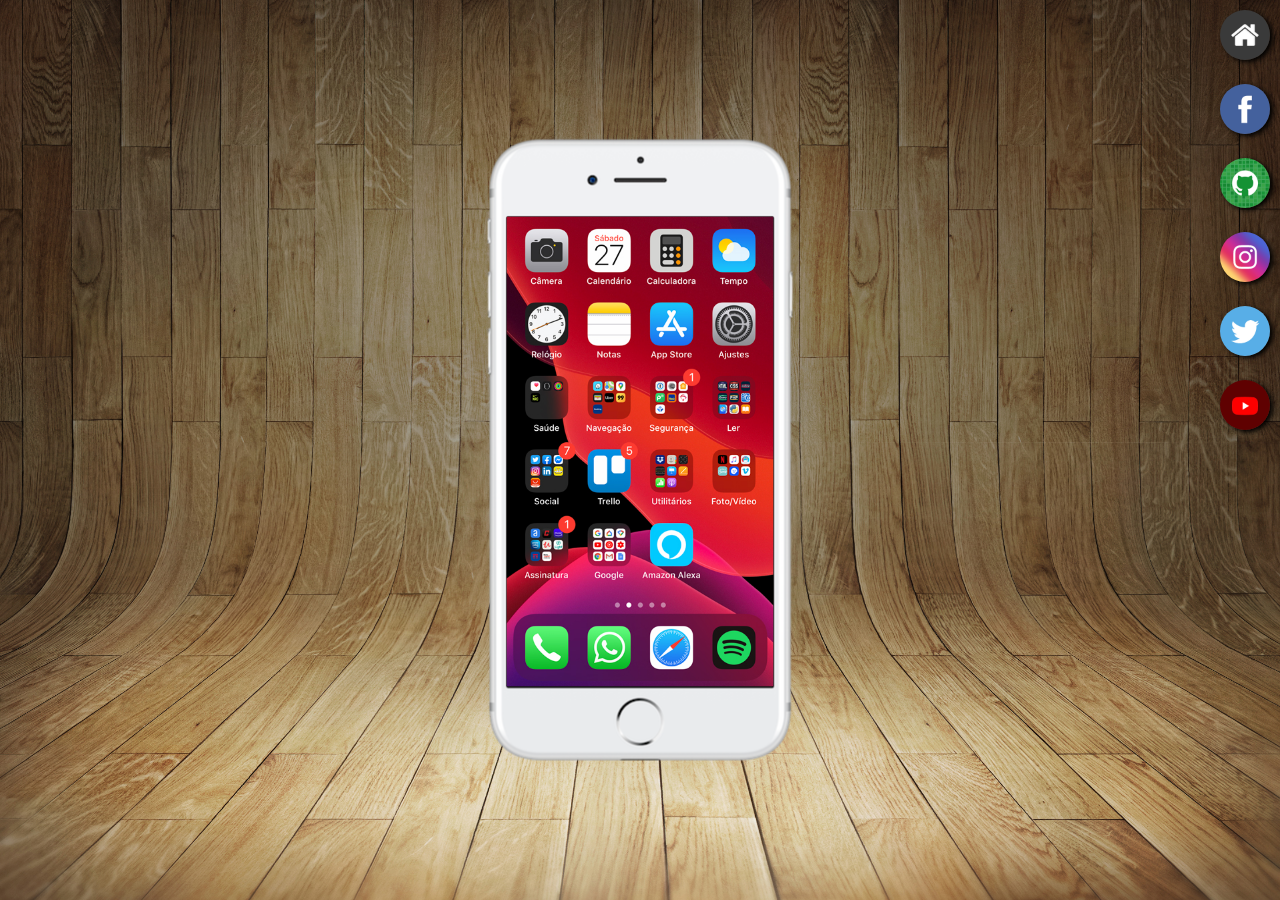
<file: index.html>
<!DOCTYPE html>
<html lang="pt-br">
<head>
  <meta charset="UTF-8">
  <meta http-equiv="X-UA-Compatible" content="IE=edge">
  <meta name="viewport" content="width=device-width, initial-scale=1.0">
  <title>Projeto Social</title>
  <link rel="shortcut icon" href="favicon.ico" type="image/x-icon">
  <link rel="stylesheet" href="estilos/style.css">
</head>
  <main>
    <section id="celular">

      <iframe id="tela" src="home.html" name="tela" frameborder="0"></iframe>


    </section>
    <section id="redes">
      <a href="home.html" target="tela"><img src="imagens/logo-home.jpg" alt="Home"></a><br>

      <a href="facebbok.html" target="tela"> <img src="imagens/logo-facebook.jpg" alt="Facebook"></a><br>

      <a href="github.html" target="tela"><img src="imagens/logo-github.jpg" alt="Github"></a><br>

      <a href="instagram.html" target="tela"><img src="imagens/logo-instagram.jpg" alt="Instagram"></a><br>

      <a href="twitter.html" target="tela"> <img src="imagens/logo-twitter.jpg" alt="Twitter"></a><br>

      <a href="youtube.html" target="tela"><img src="imagens/logo-youtube.jpg" alt="Youtube"></a>
      
    </section>
  </main>
</body>
</html>
</file>
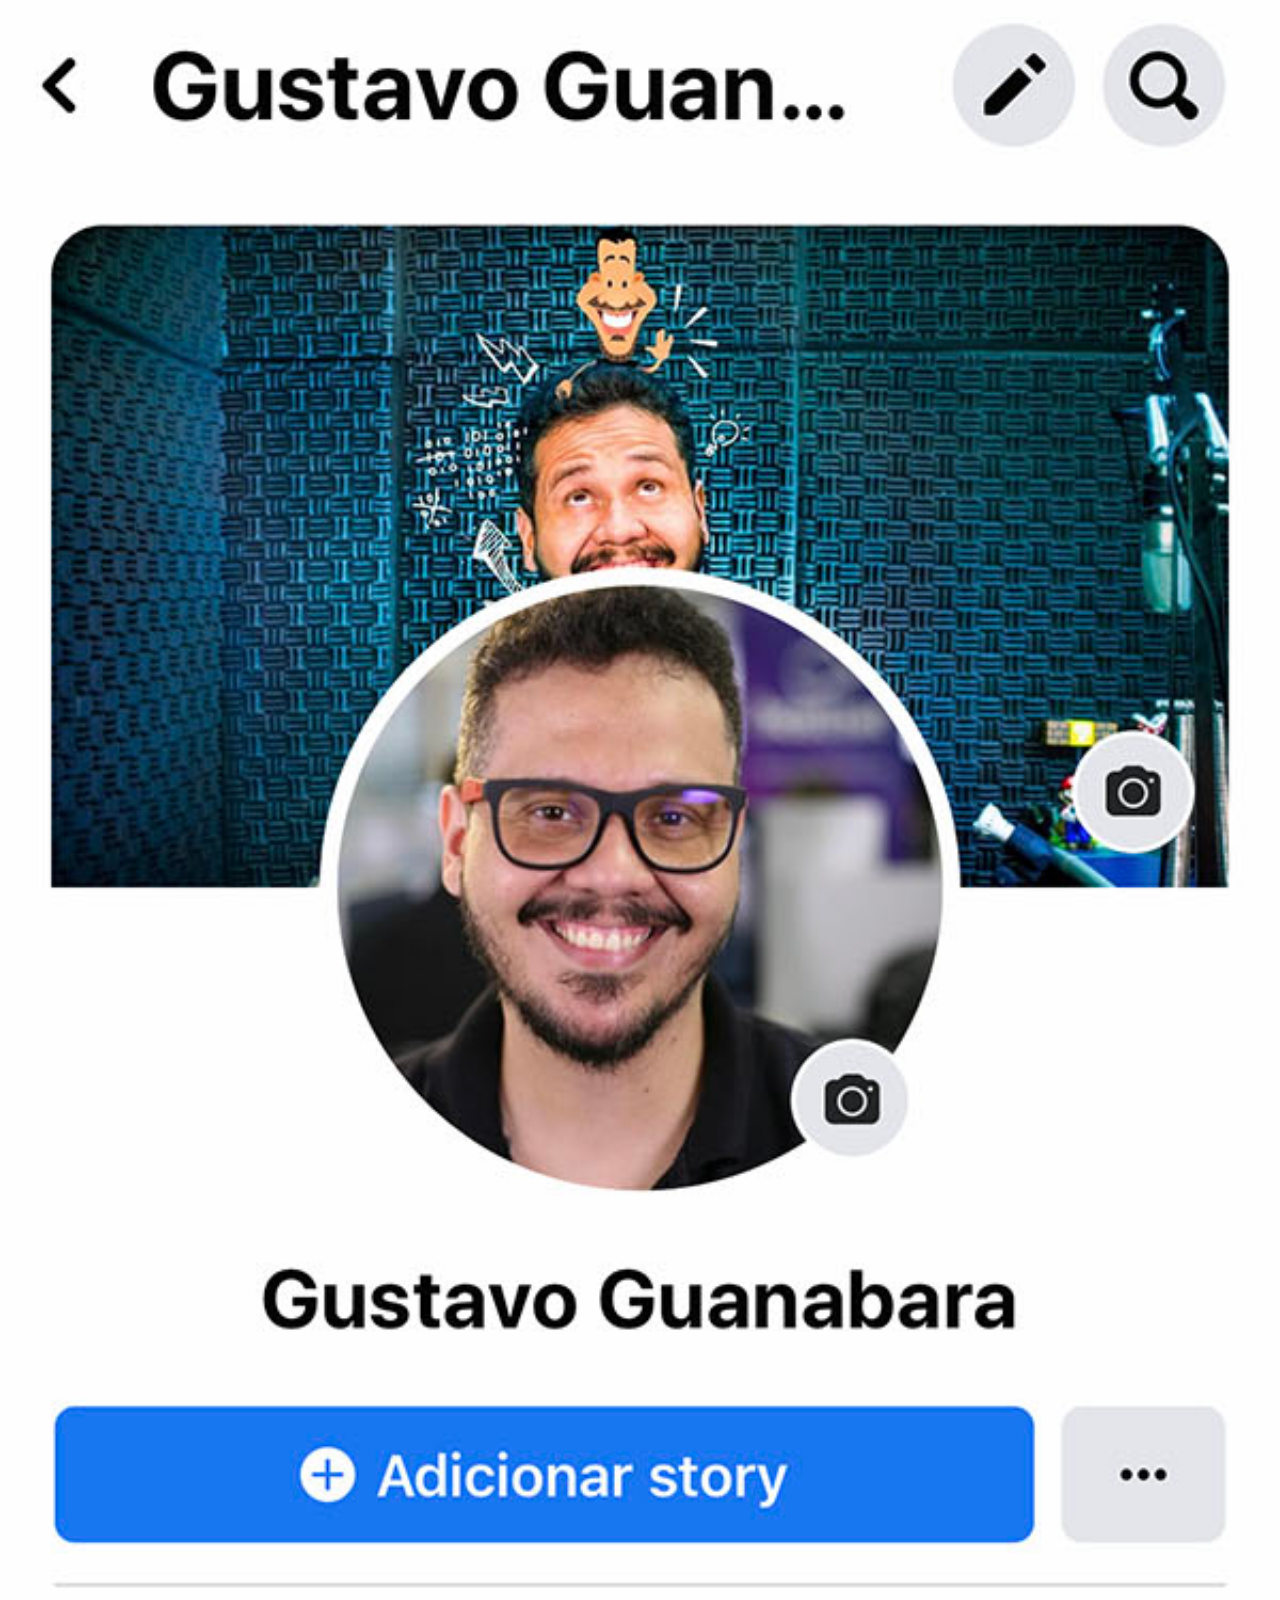
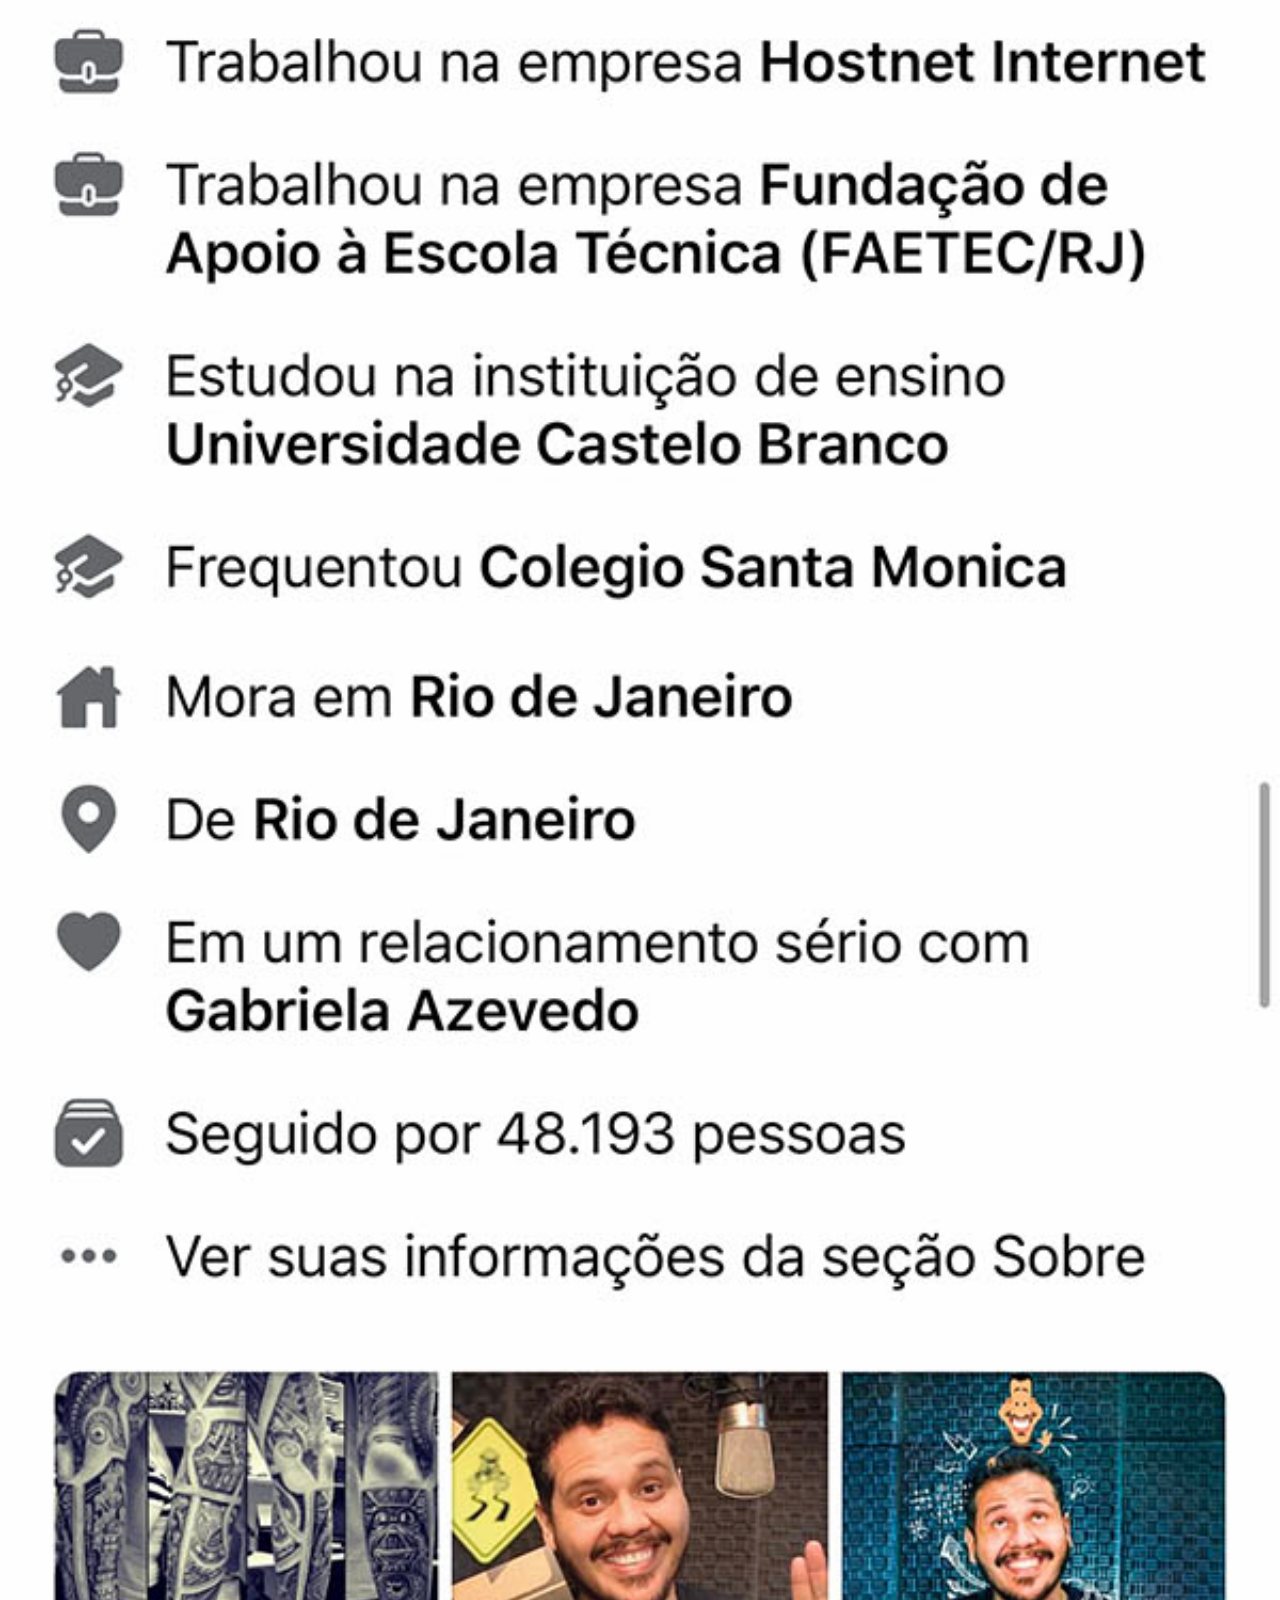
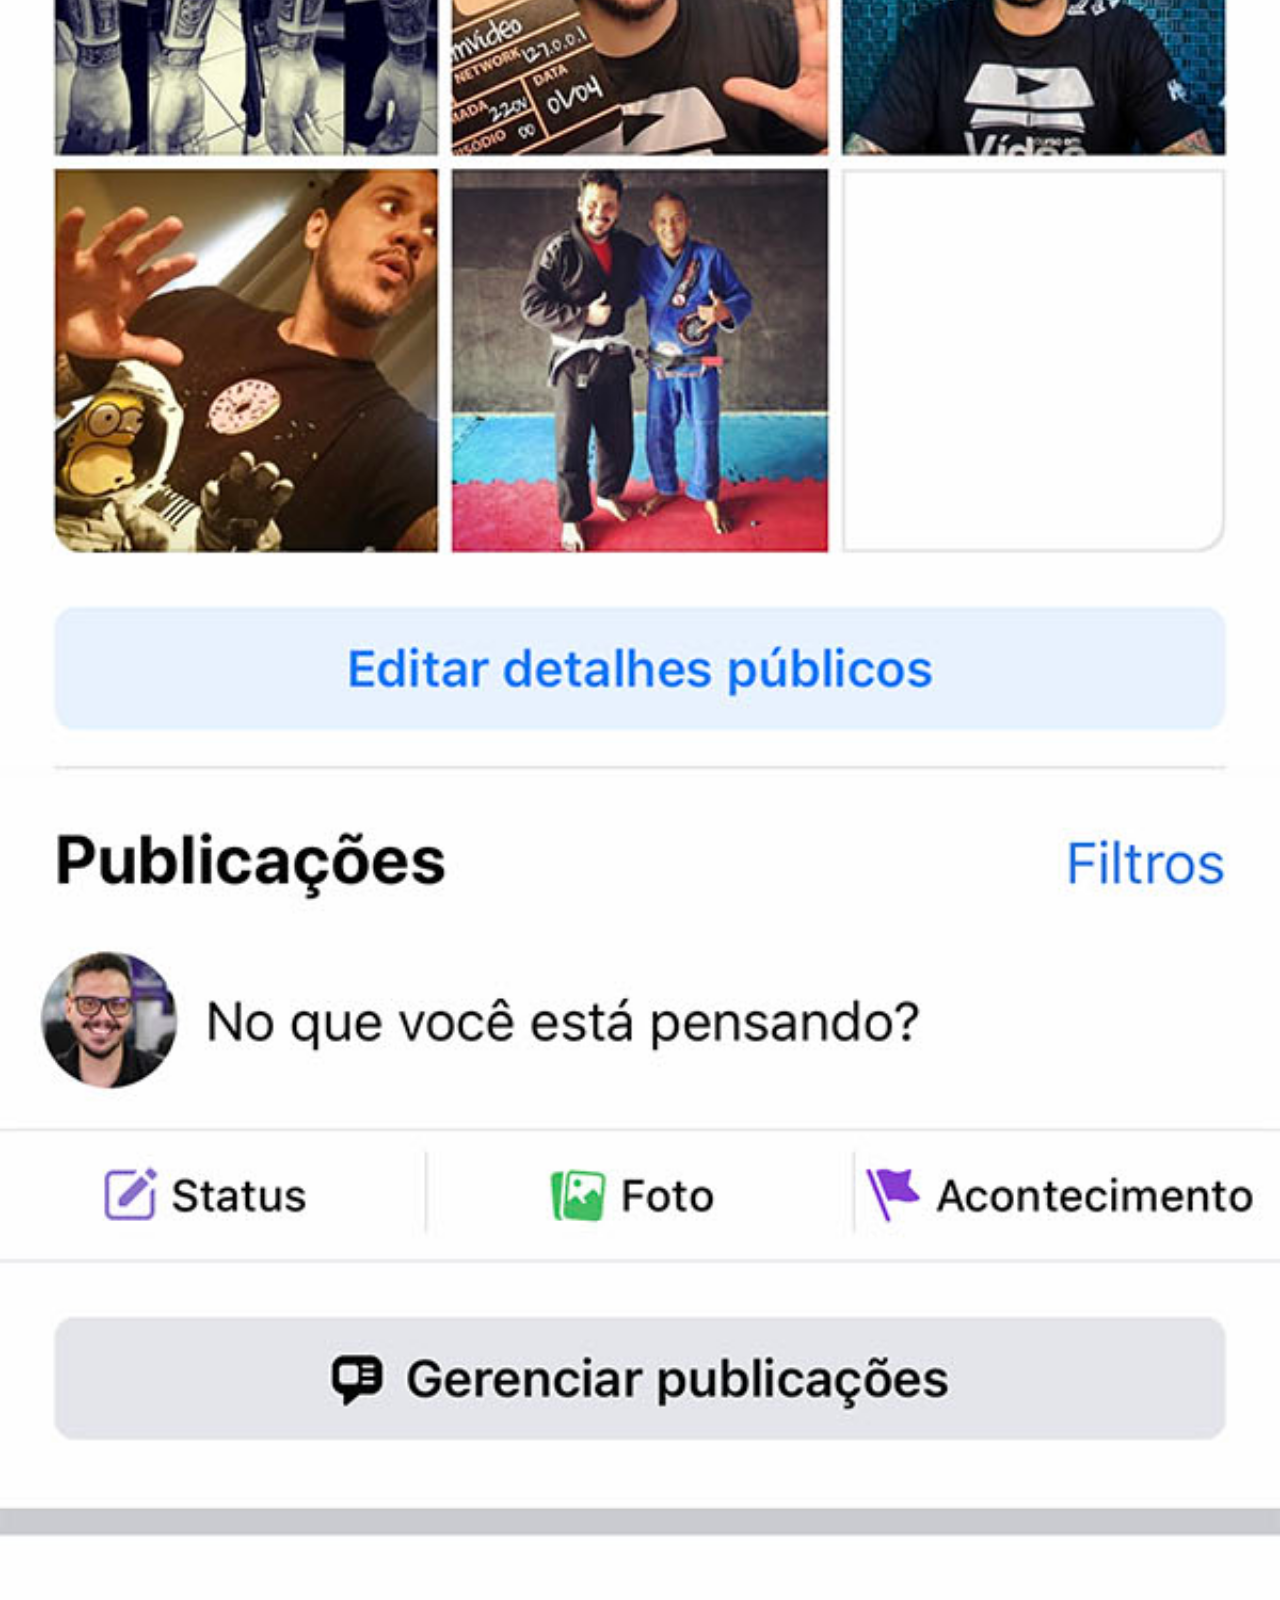
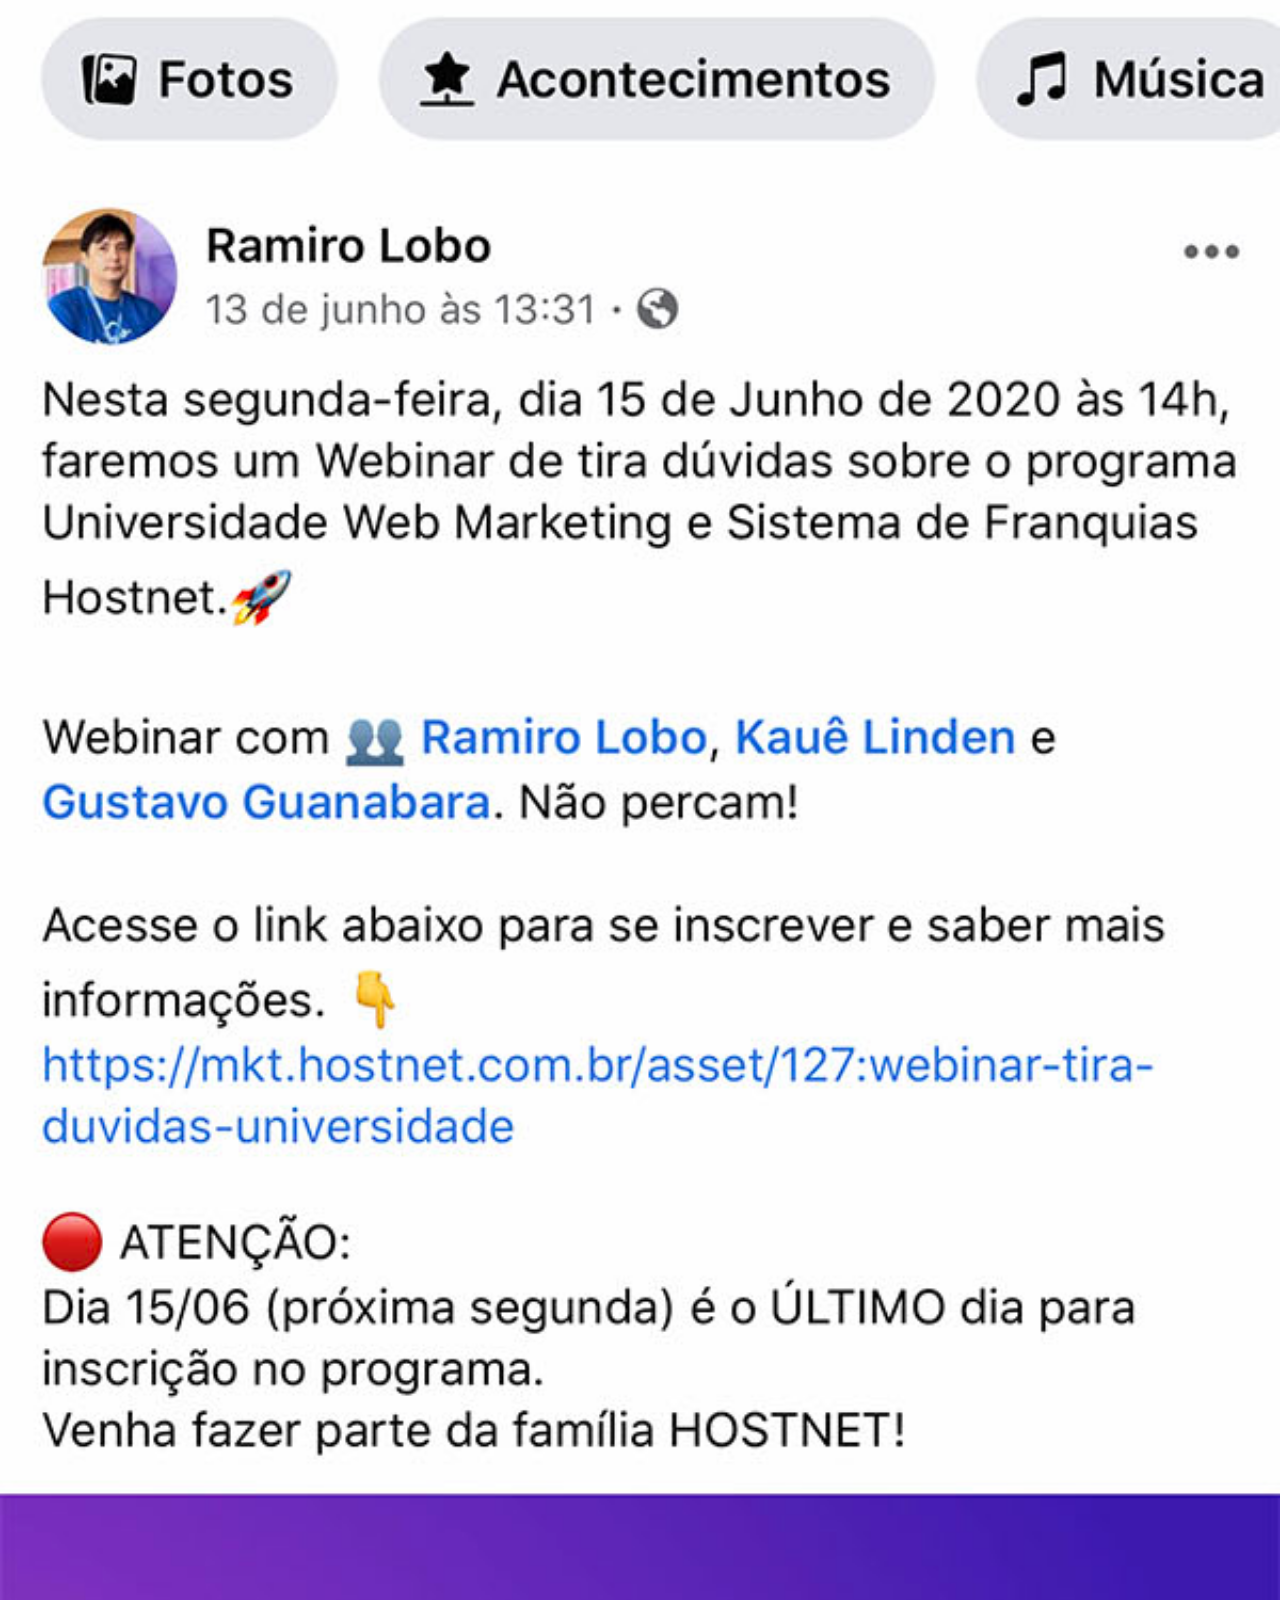
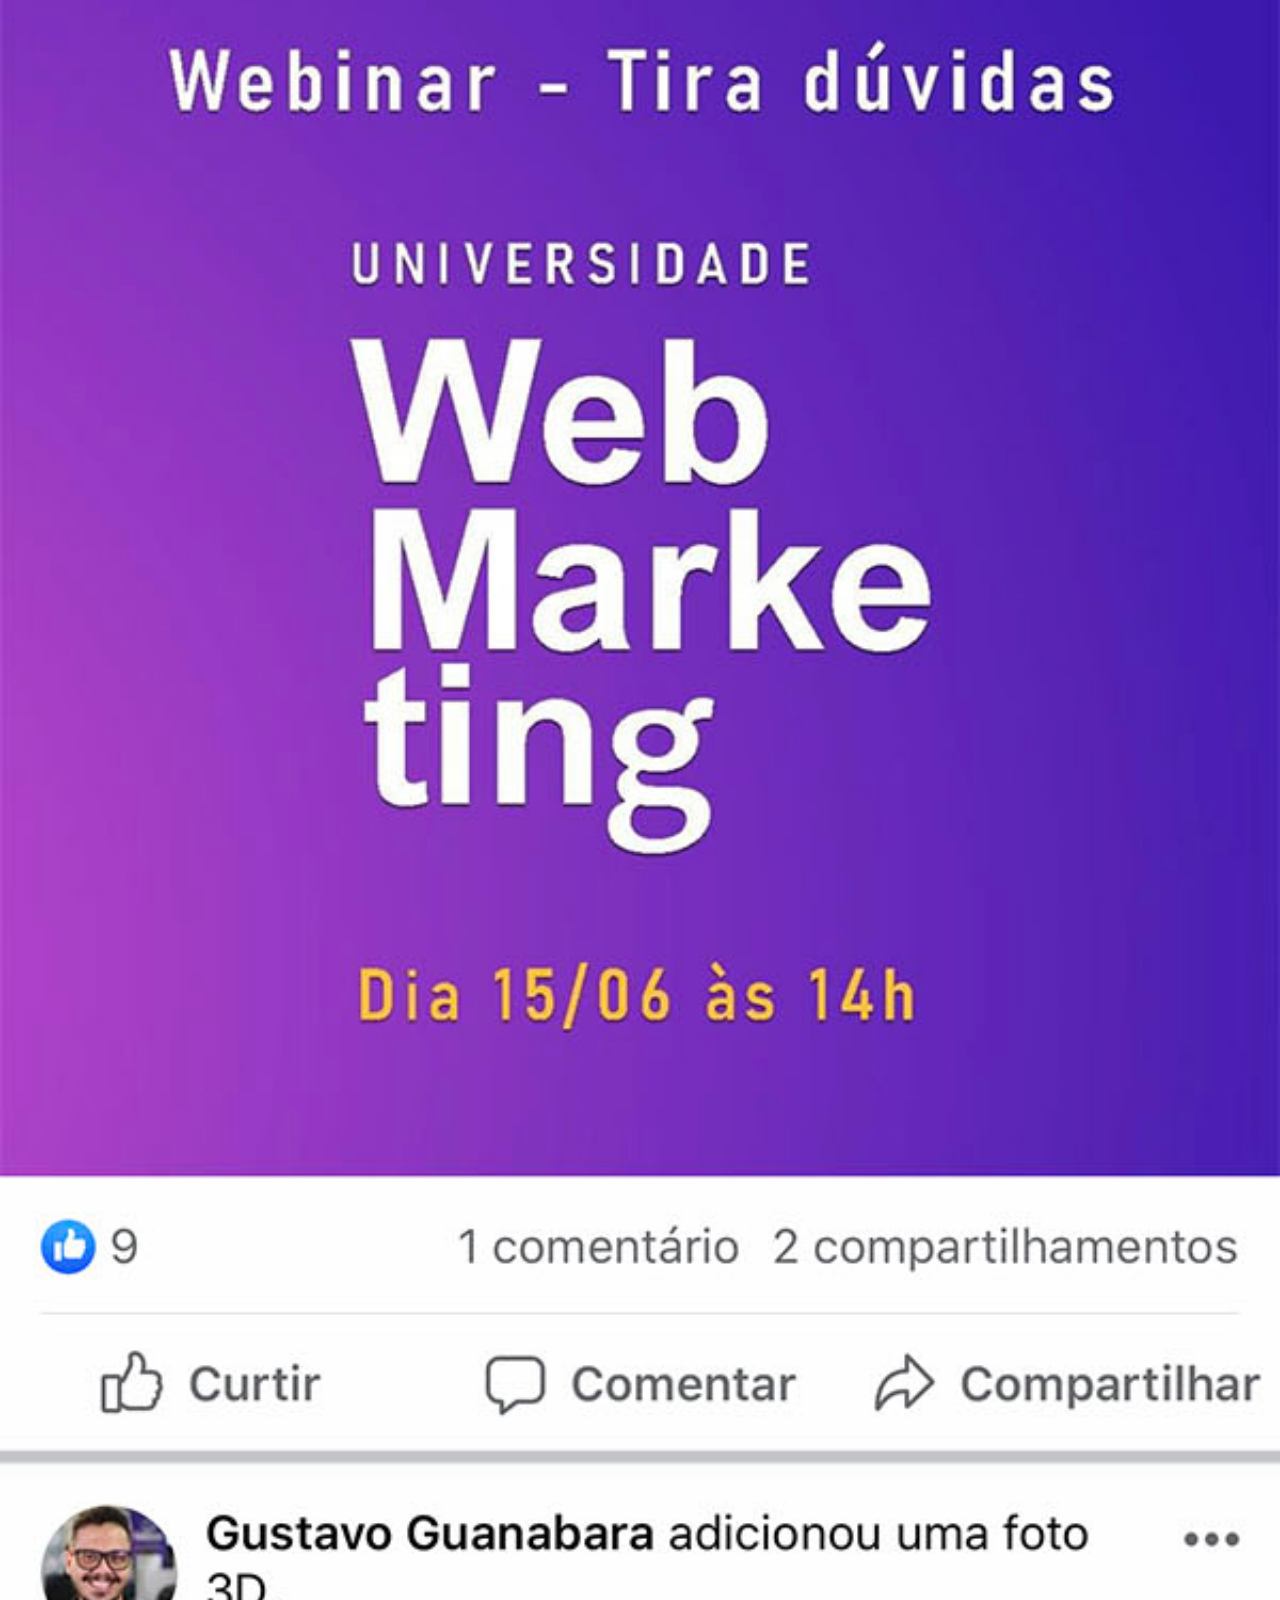
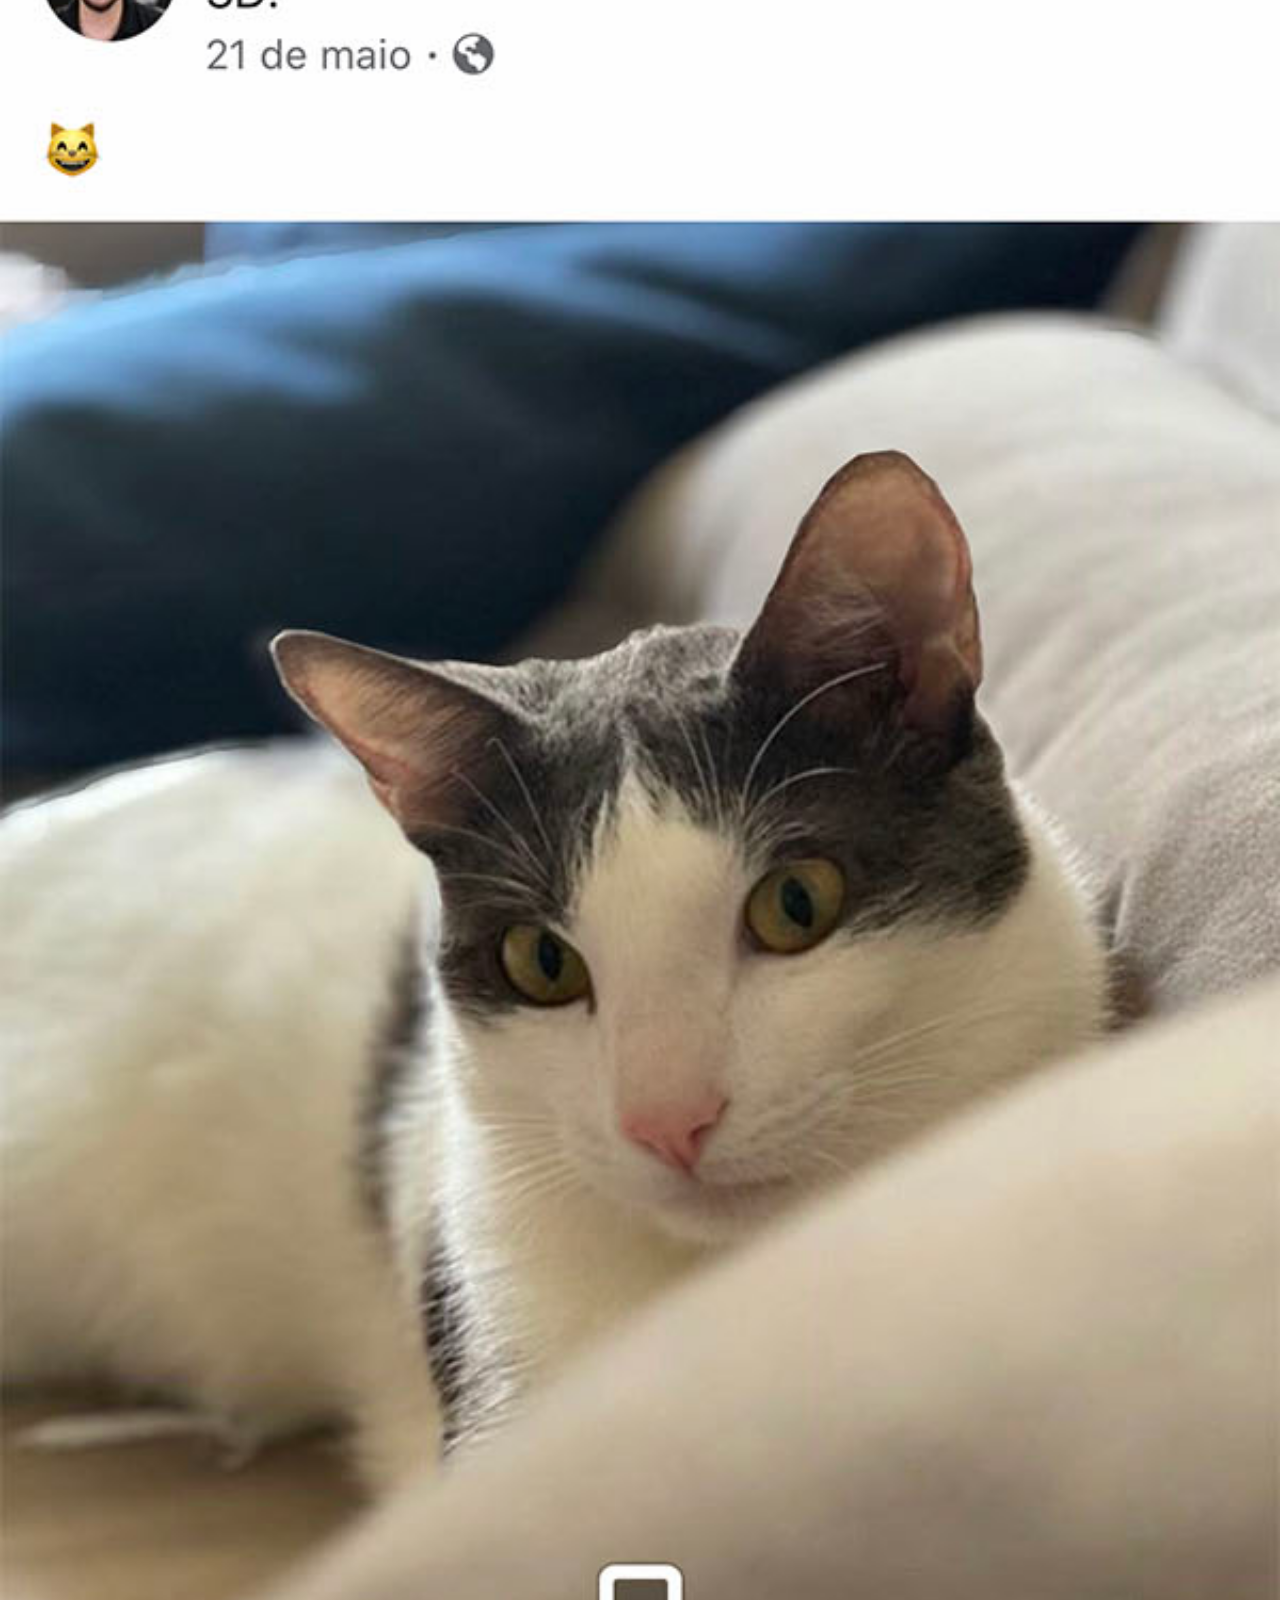
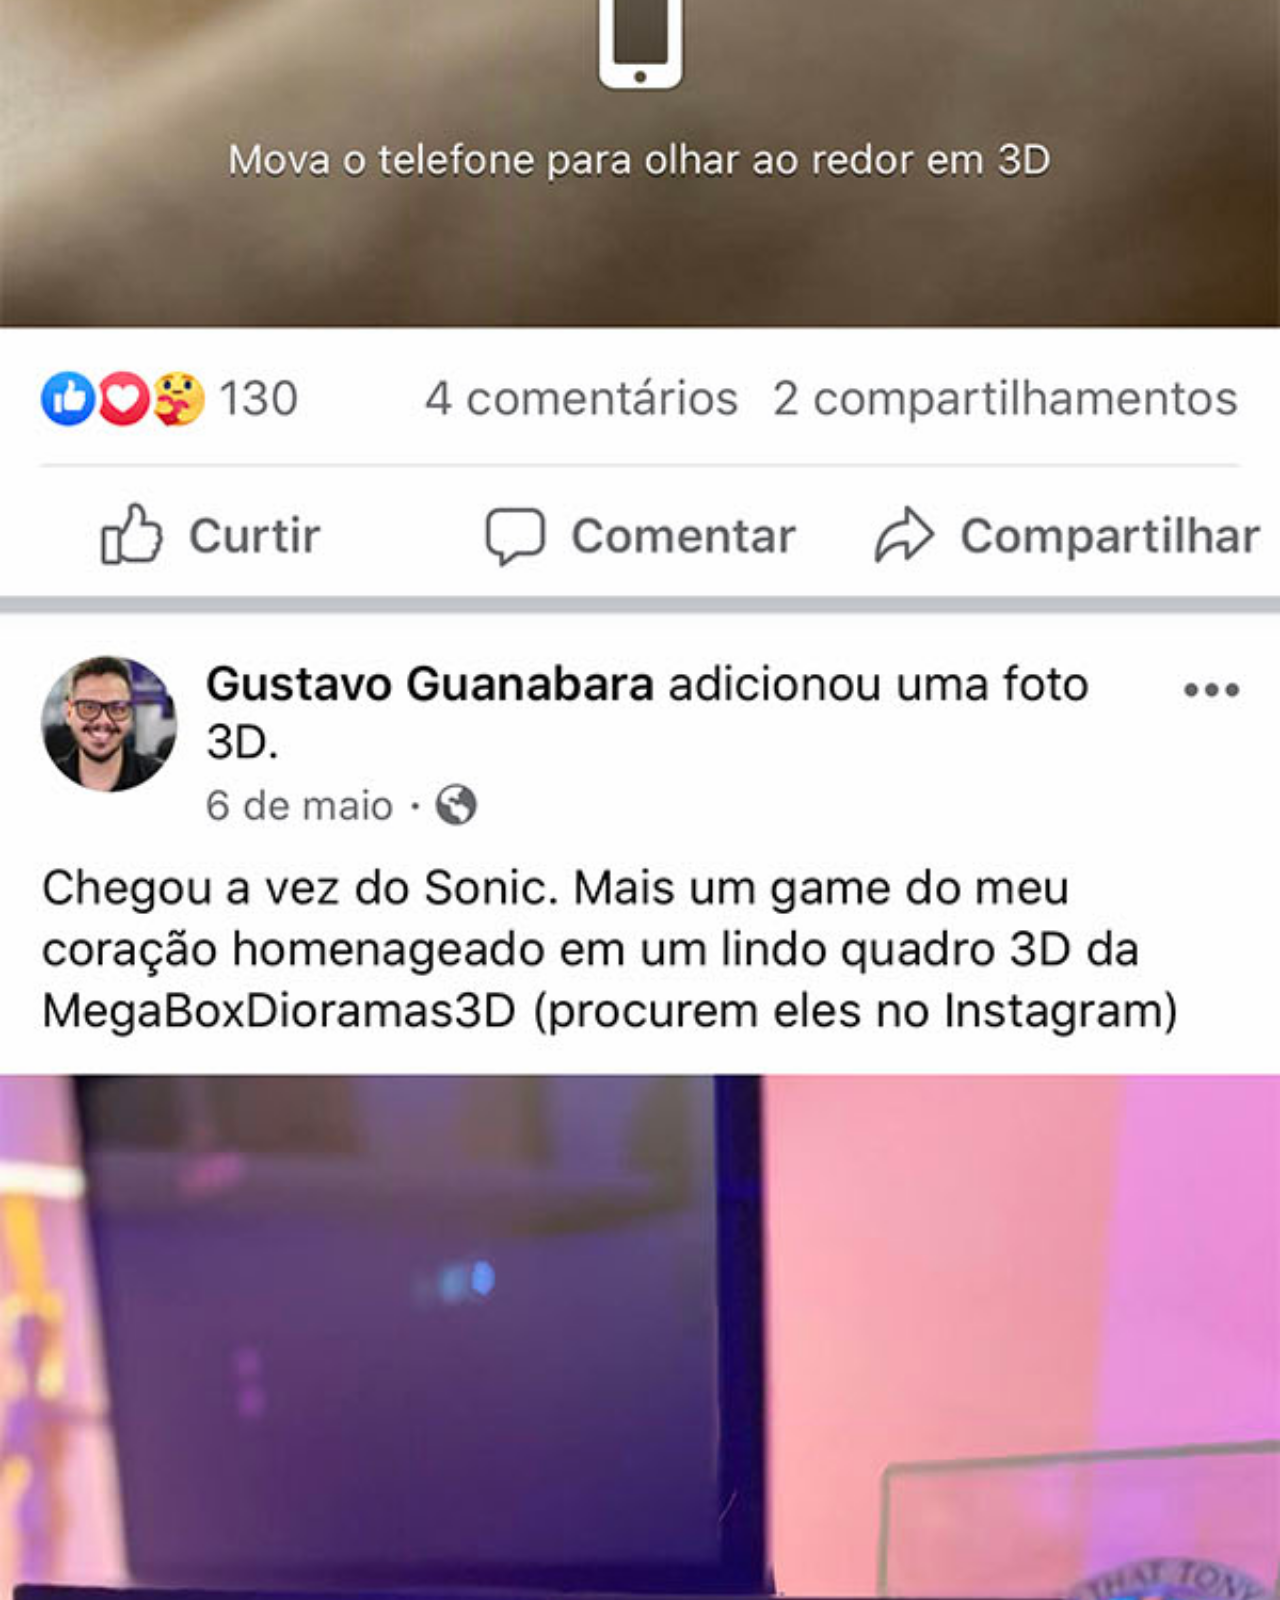
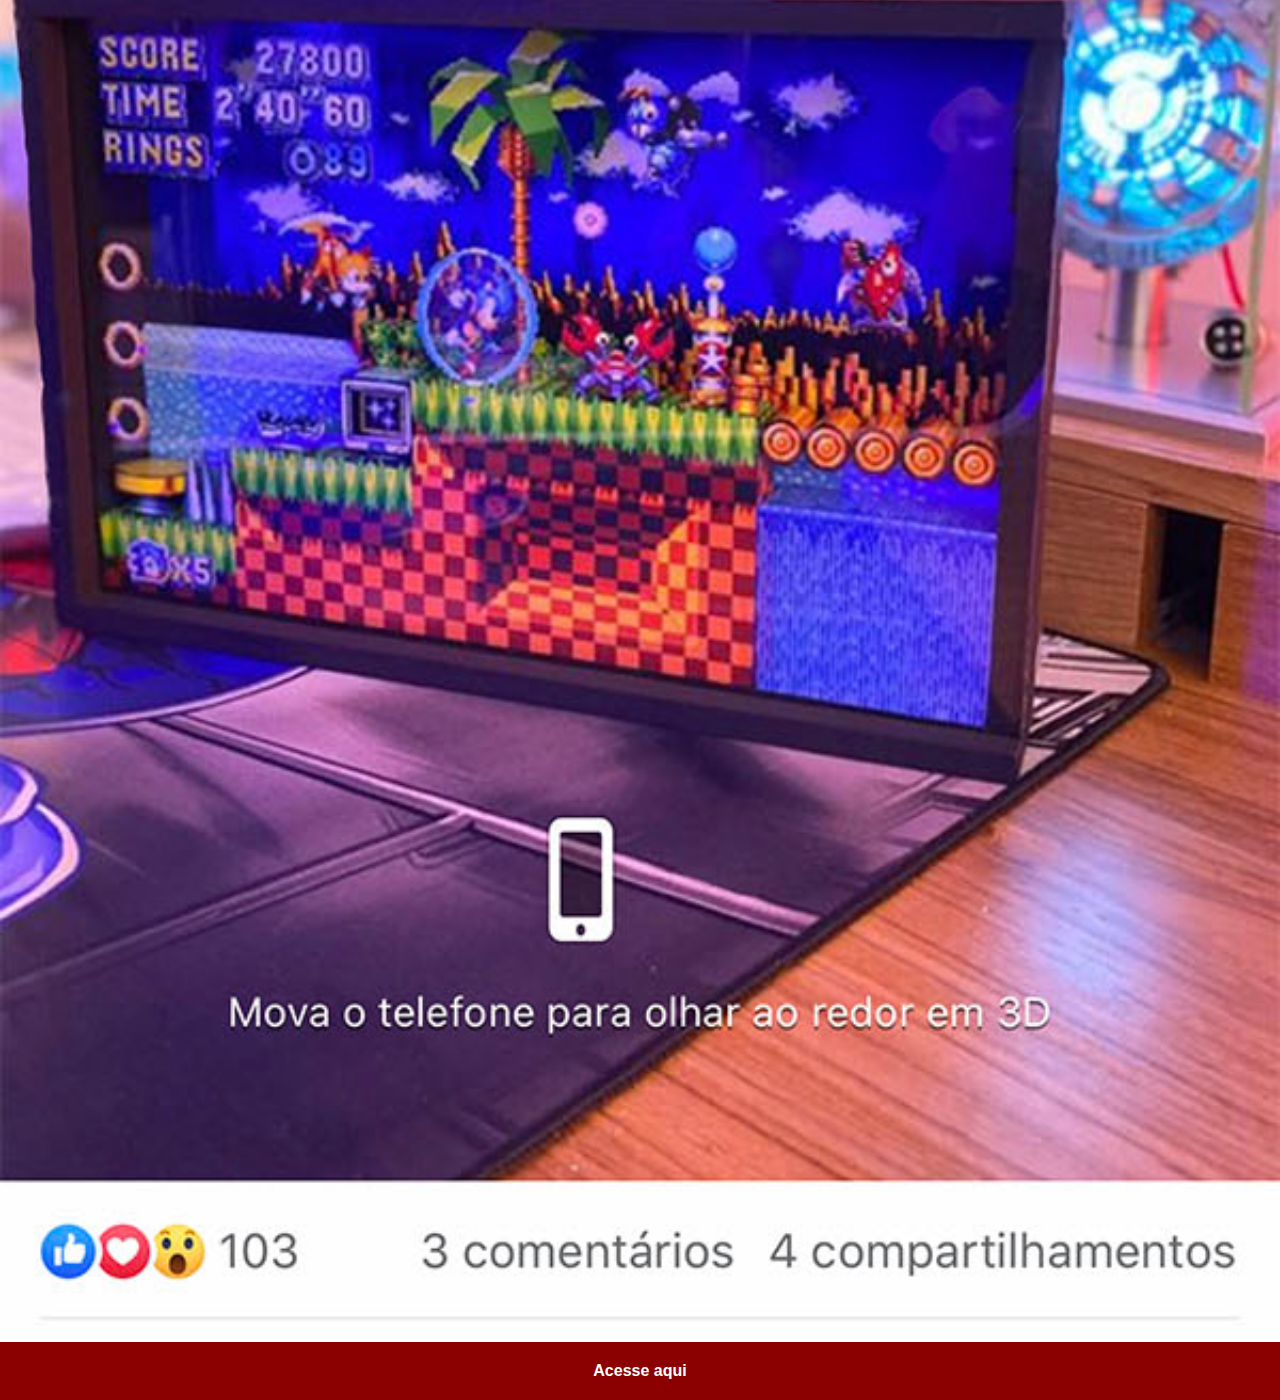
<file: facebbok.html>
<!DOCTYPE html>
<html lang="pt-br">
<head>
  <meta charset="UTF-8">
  <meta http-equiv="X-UA-Compatible" content="IE=edge">
  <meta name="viewport" content="width=device-width, initial-scale=1.0">
  <title>Facebook</title>
  <link rel="stylesheet" href="estilos/redes.css">
</head>
<body>
  <img src="imagens/tela-facebook.jpg" alt="Tela Facebook">
  <a href="https://www.facebook.com/gustavoguanabara" target="_blank">Acesse aqui</a>
</body>
</html>
</file>
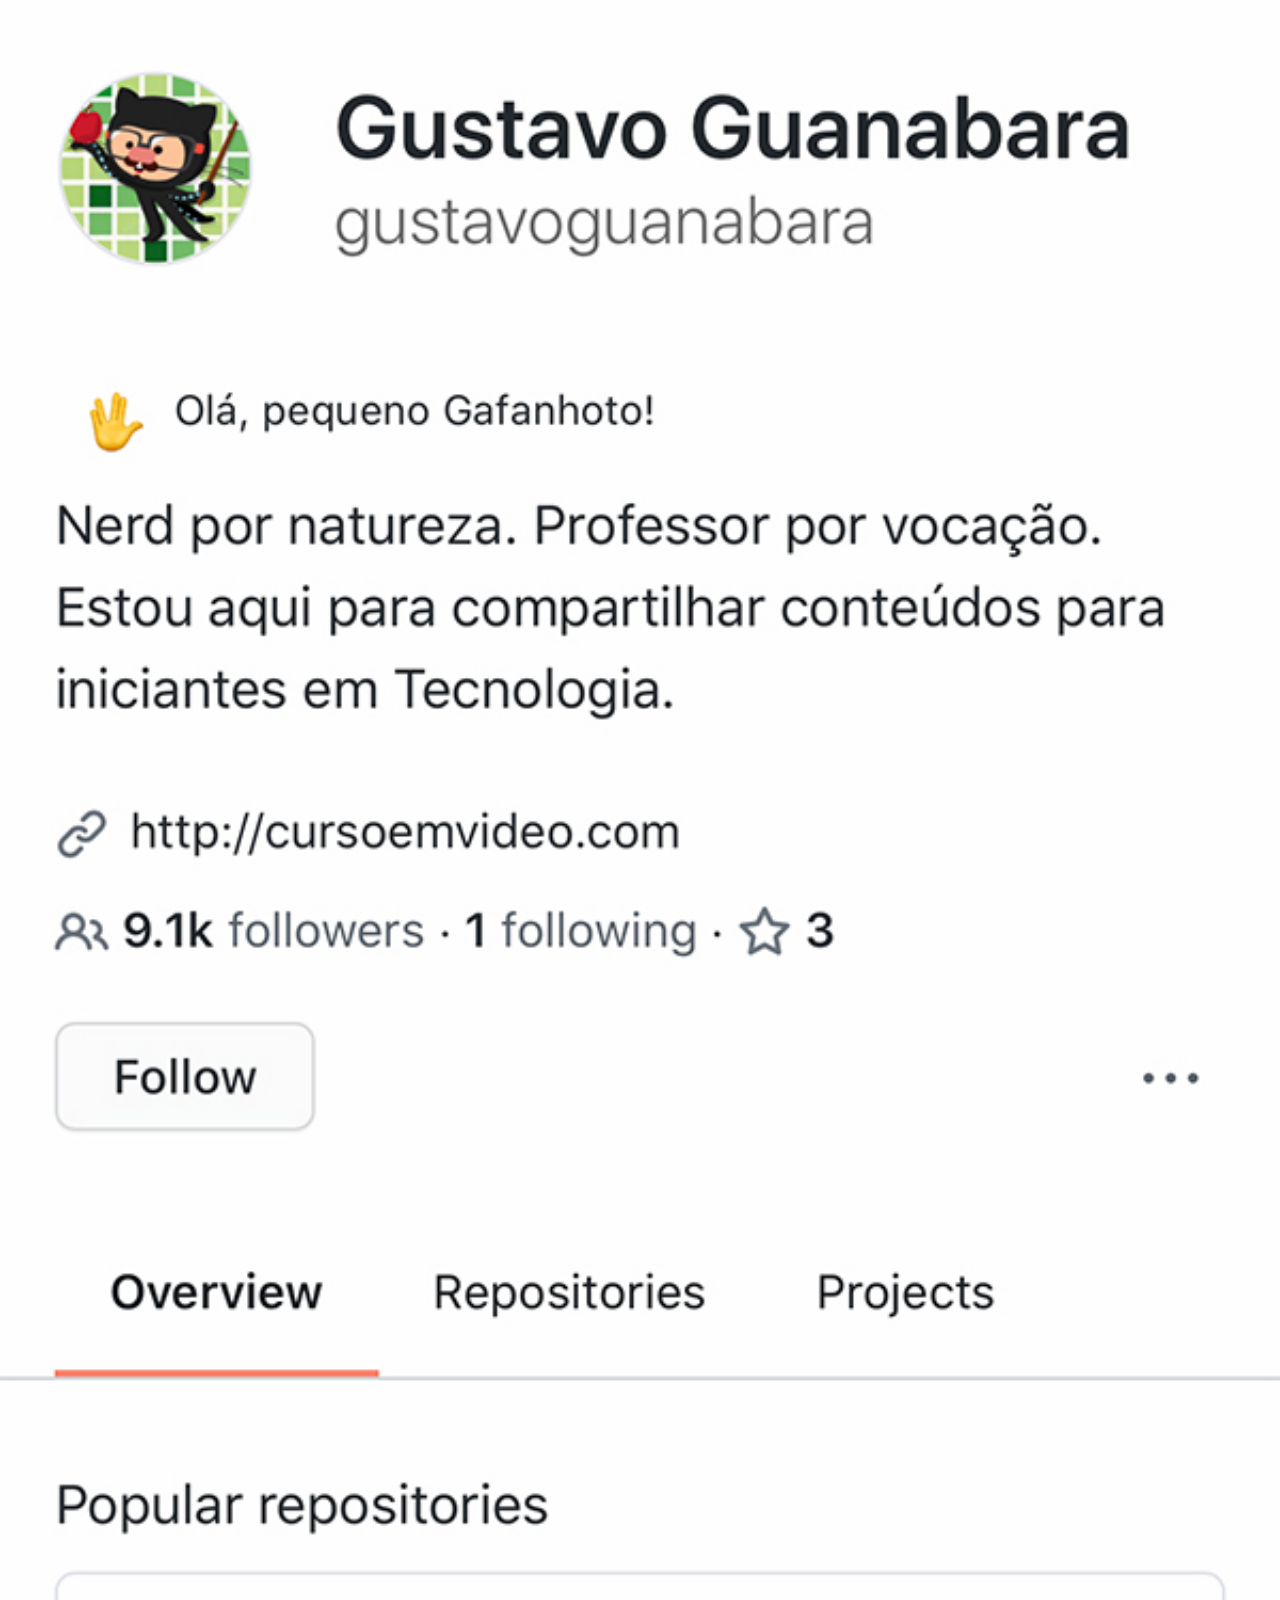
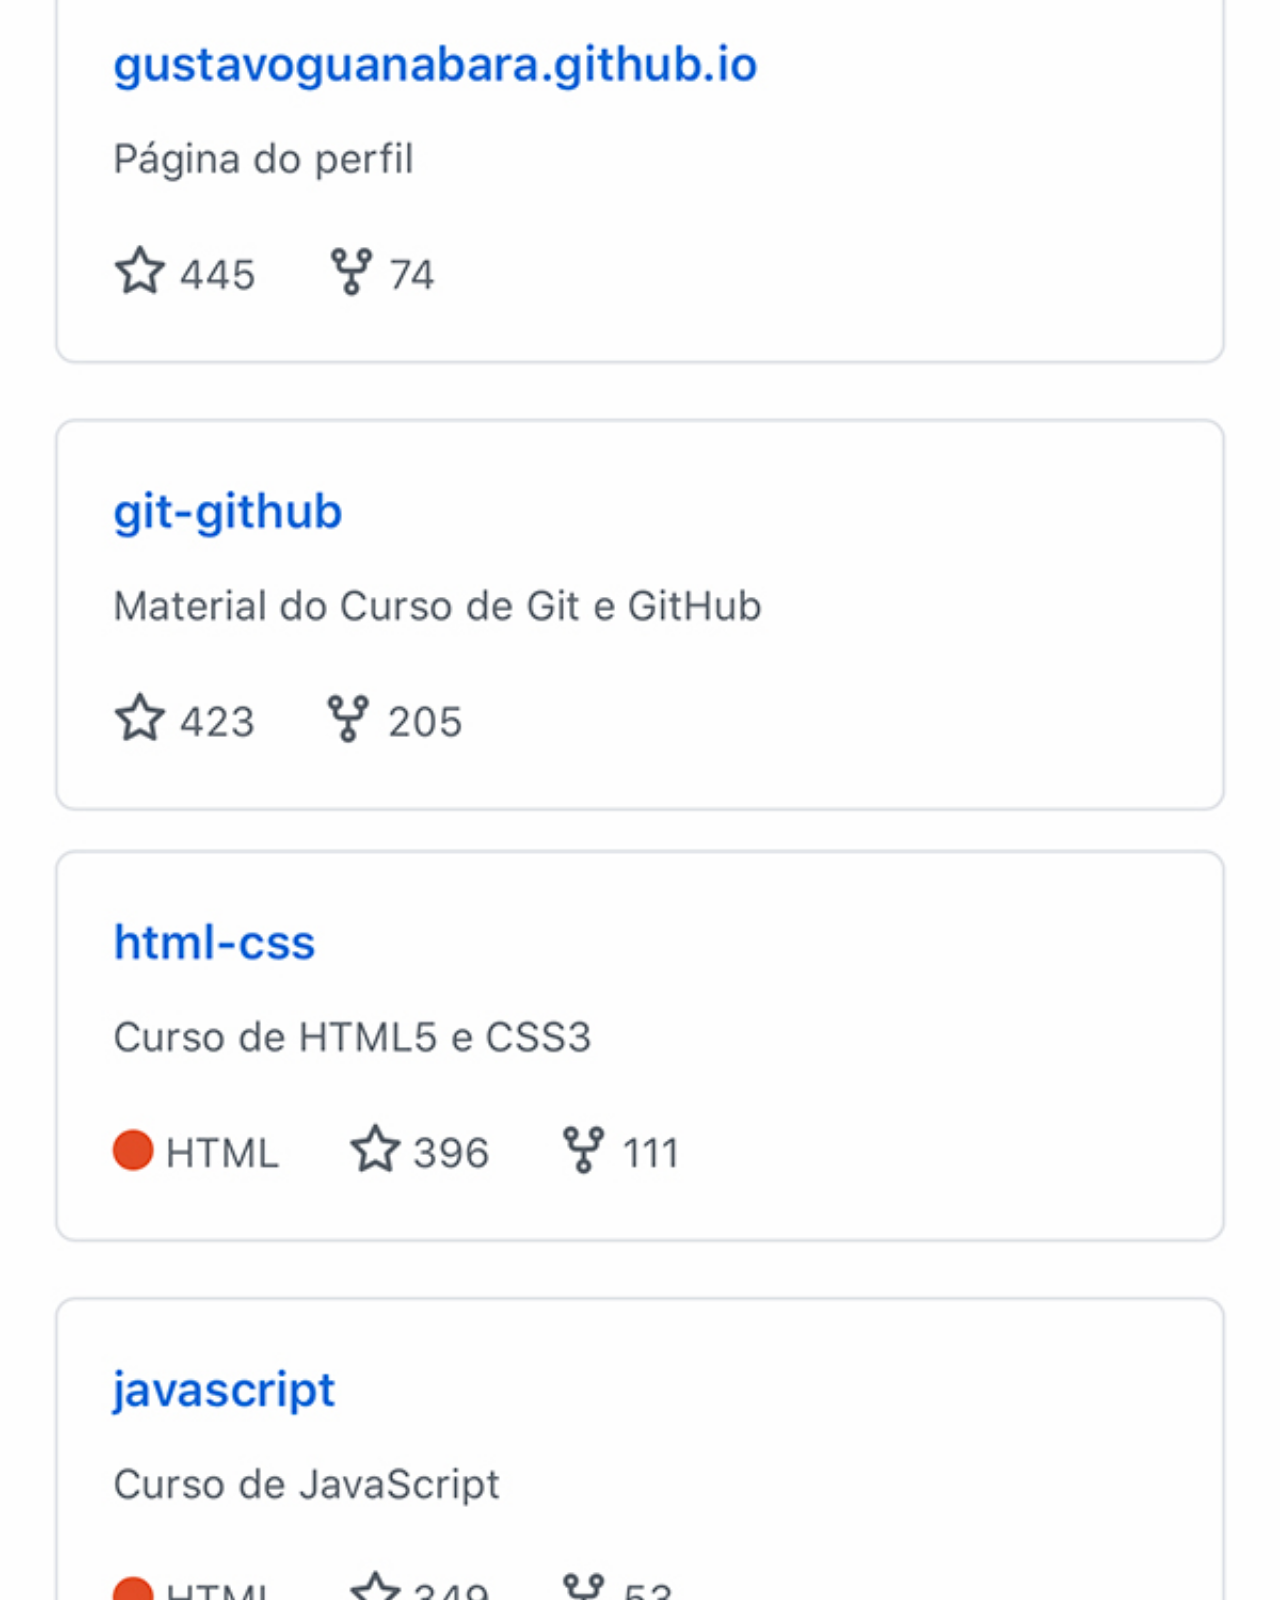
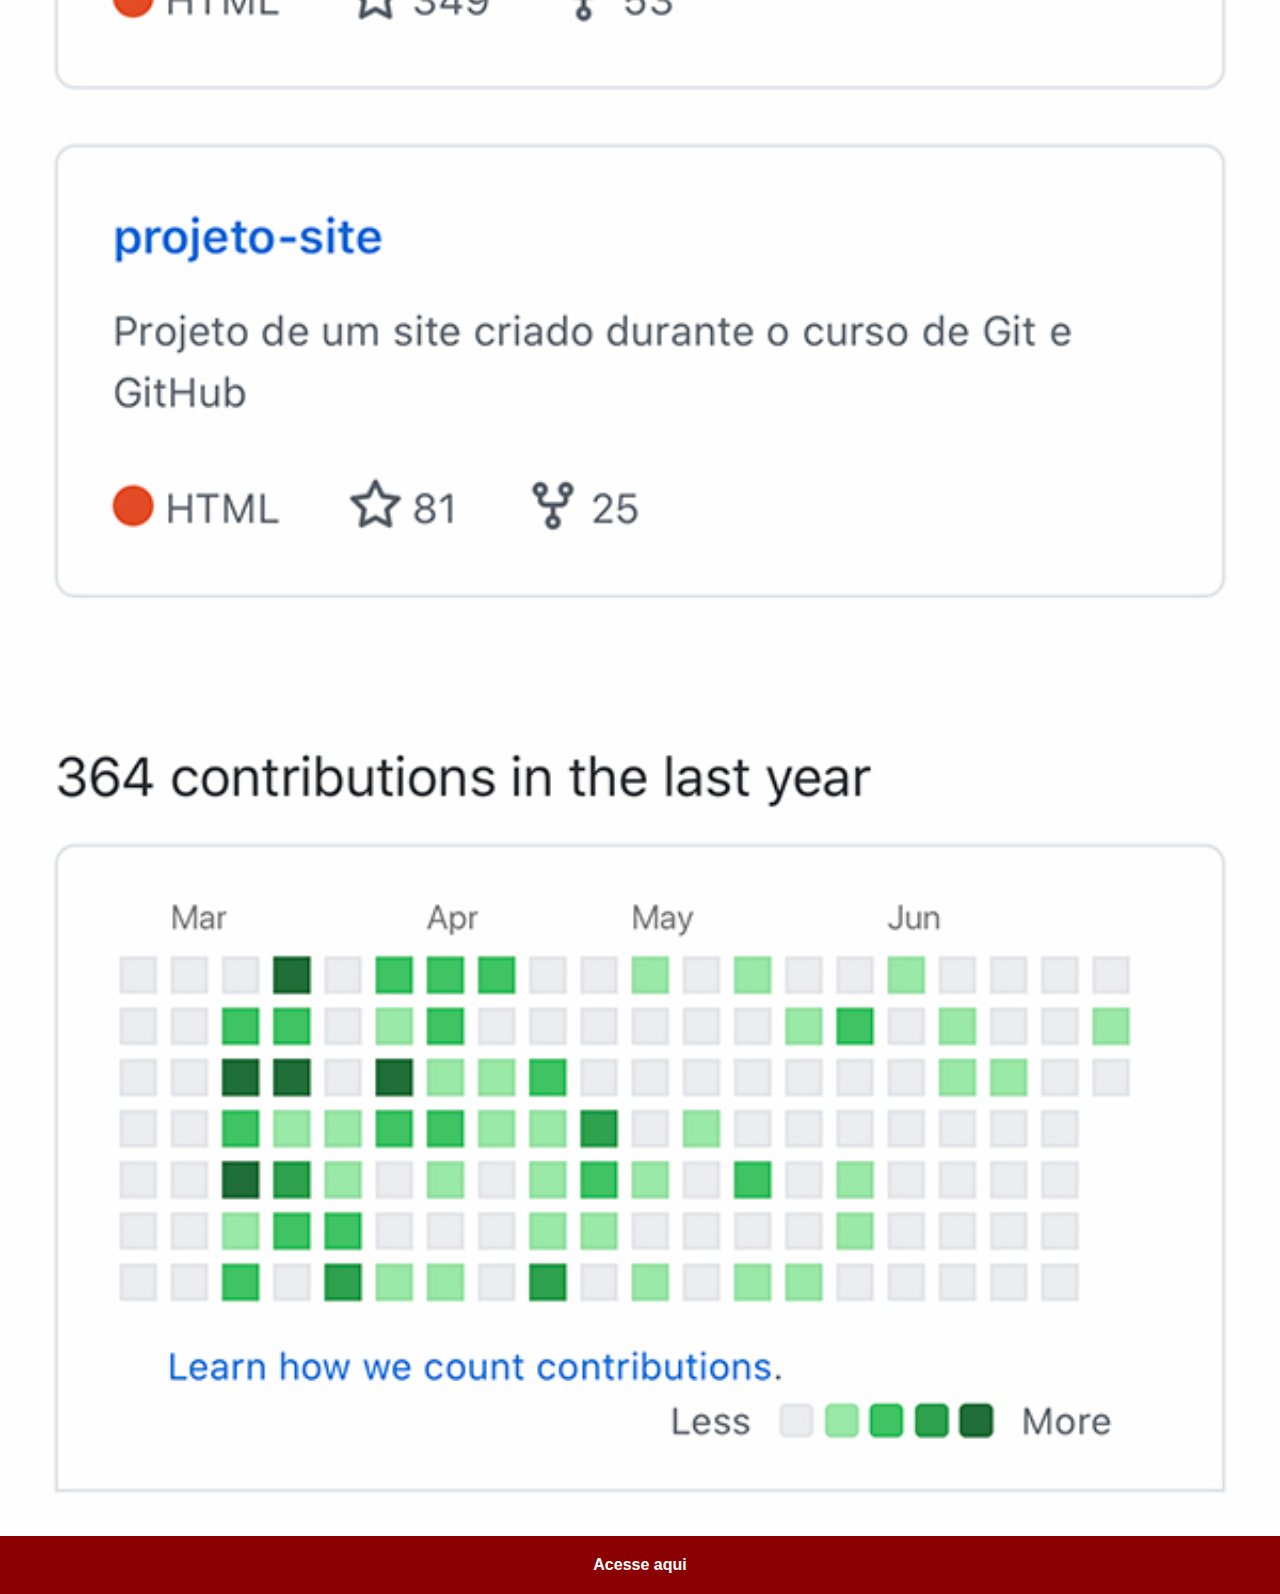
<file: github.html>
<!DOCTYPE html>
<html lang="pt-br">
<head>
  <meta charset="UTF-8">
  <meta http-equiv="X-UA-Compatible" content="IE=edge">
  <meta name="viewport" content="width=device-width, initial-scale=1.0">
  <title>Github</title>
  <link rel="stylesheet" href="estilos/redes.css">
</head>
<body>
  <img src="imagens/tela-github.jpg" alt="Github">
  <a href="https://github.com/gustavoguanabara" target="_blank">Acesse aqui</a>
</body>
</html>
</file>
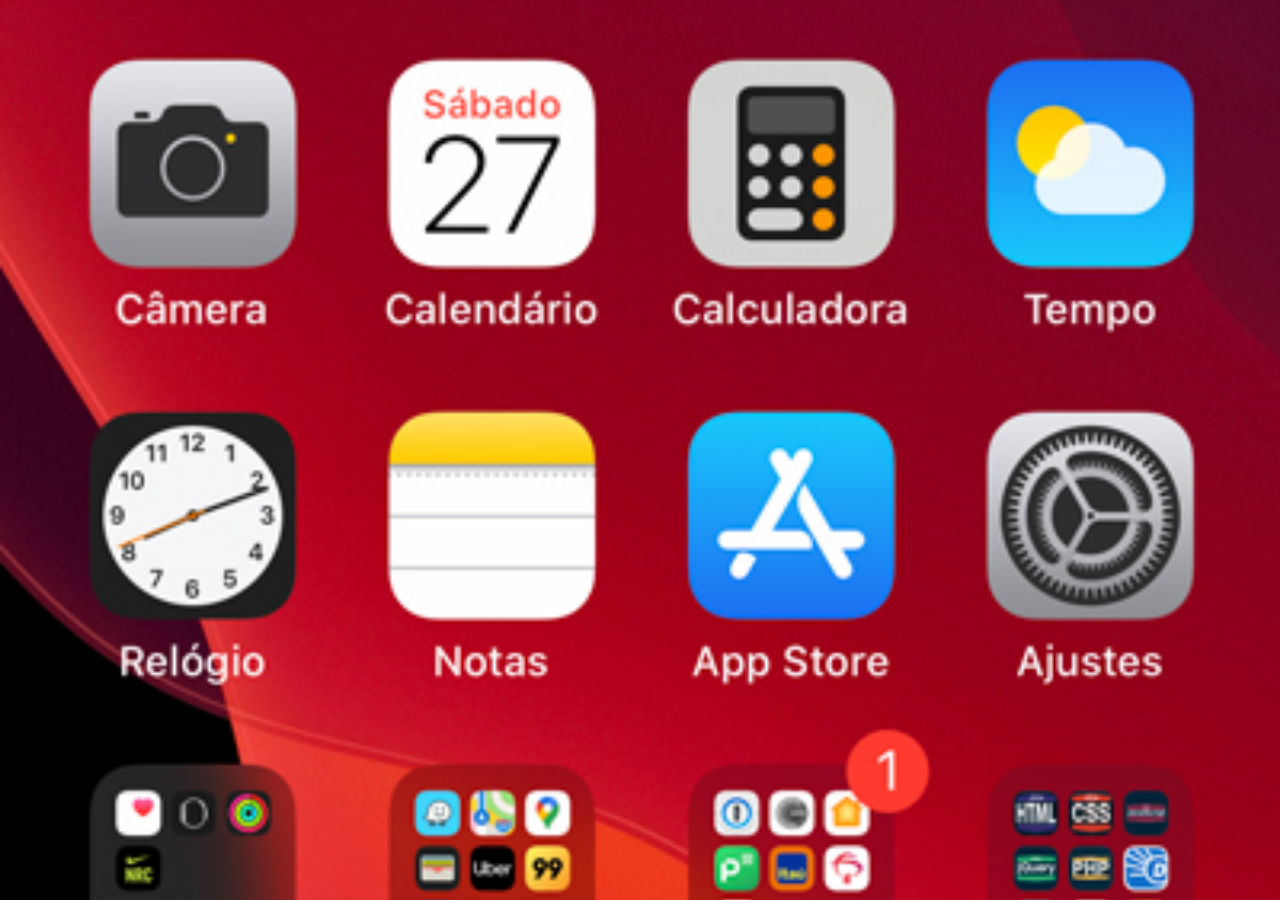
<file: home.html>
<!DOCTYPE html>
<html lang="en">
<head>
  <meta charset="UTF-8">
  <meta http-equiv="X-UA-Compatible" content="IE=edge">
  <meta name="viewport" content="width=device-width, initial-scale=1.0">
  <title>Home</title>
  <style>
    *{
      margin: 0px;
      padding: 0px;
    }
    body{
      height: 100vh;
      width: 100vw;
      background:black url(imagens/tela-home.jpg)no-repeat top center ;
      background-size: cover;
    }
  </style>
</head>
<body>
  
</body>
</html>
</file>
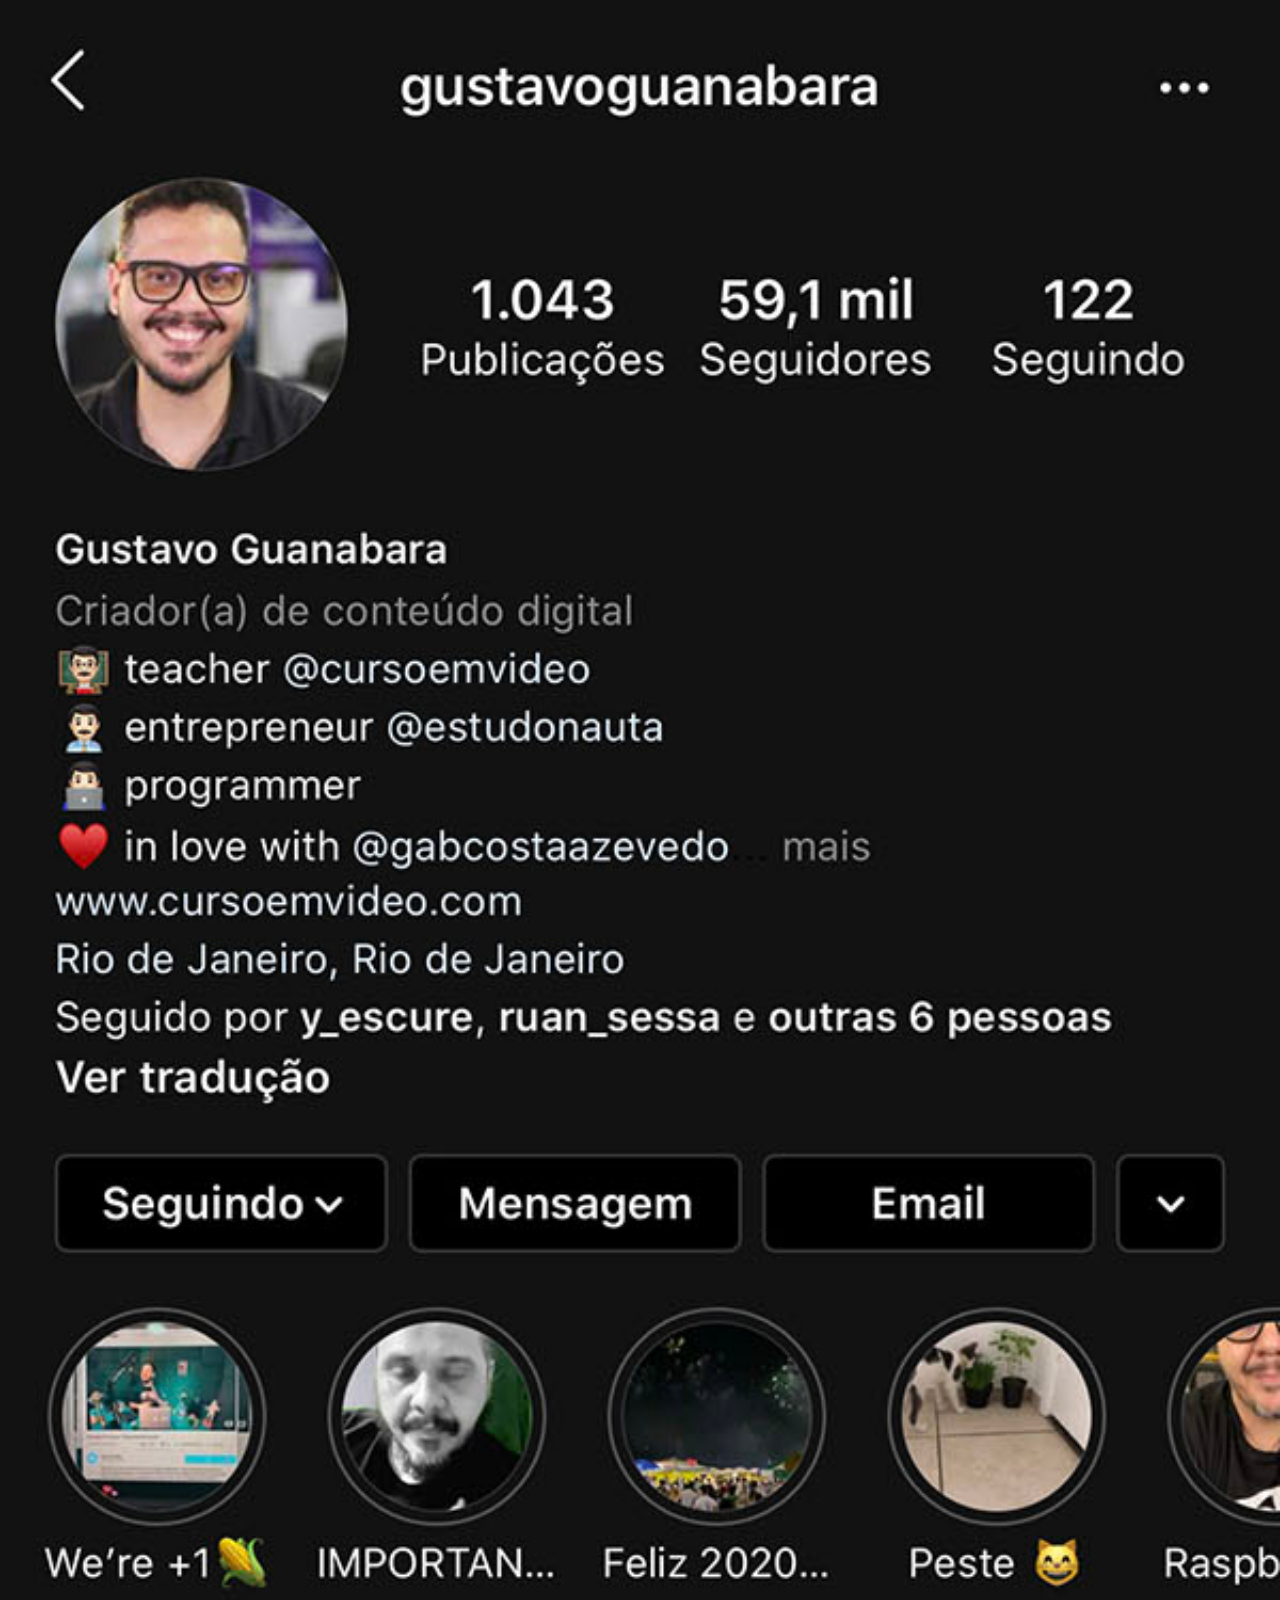
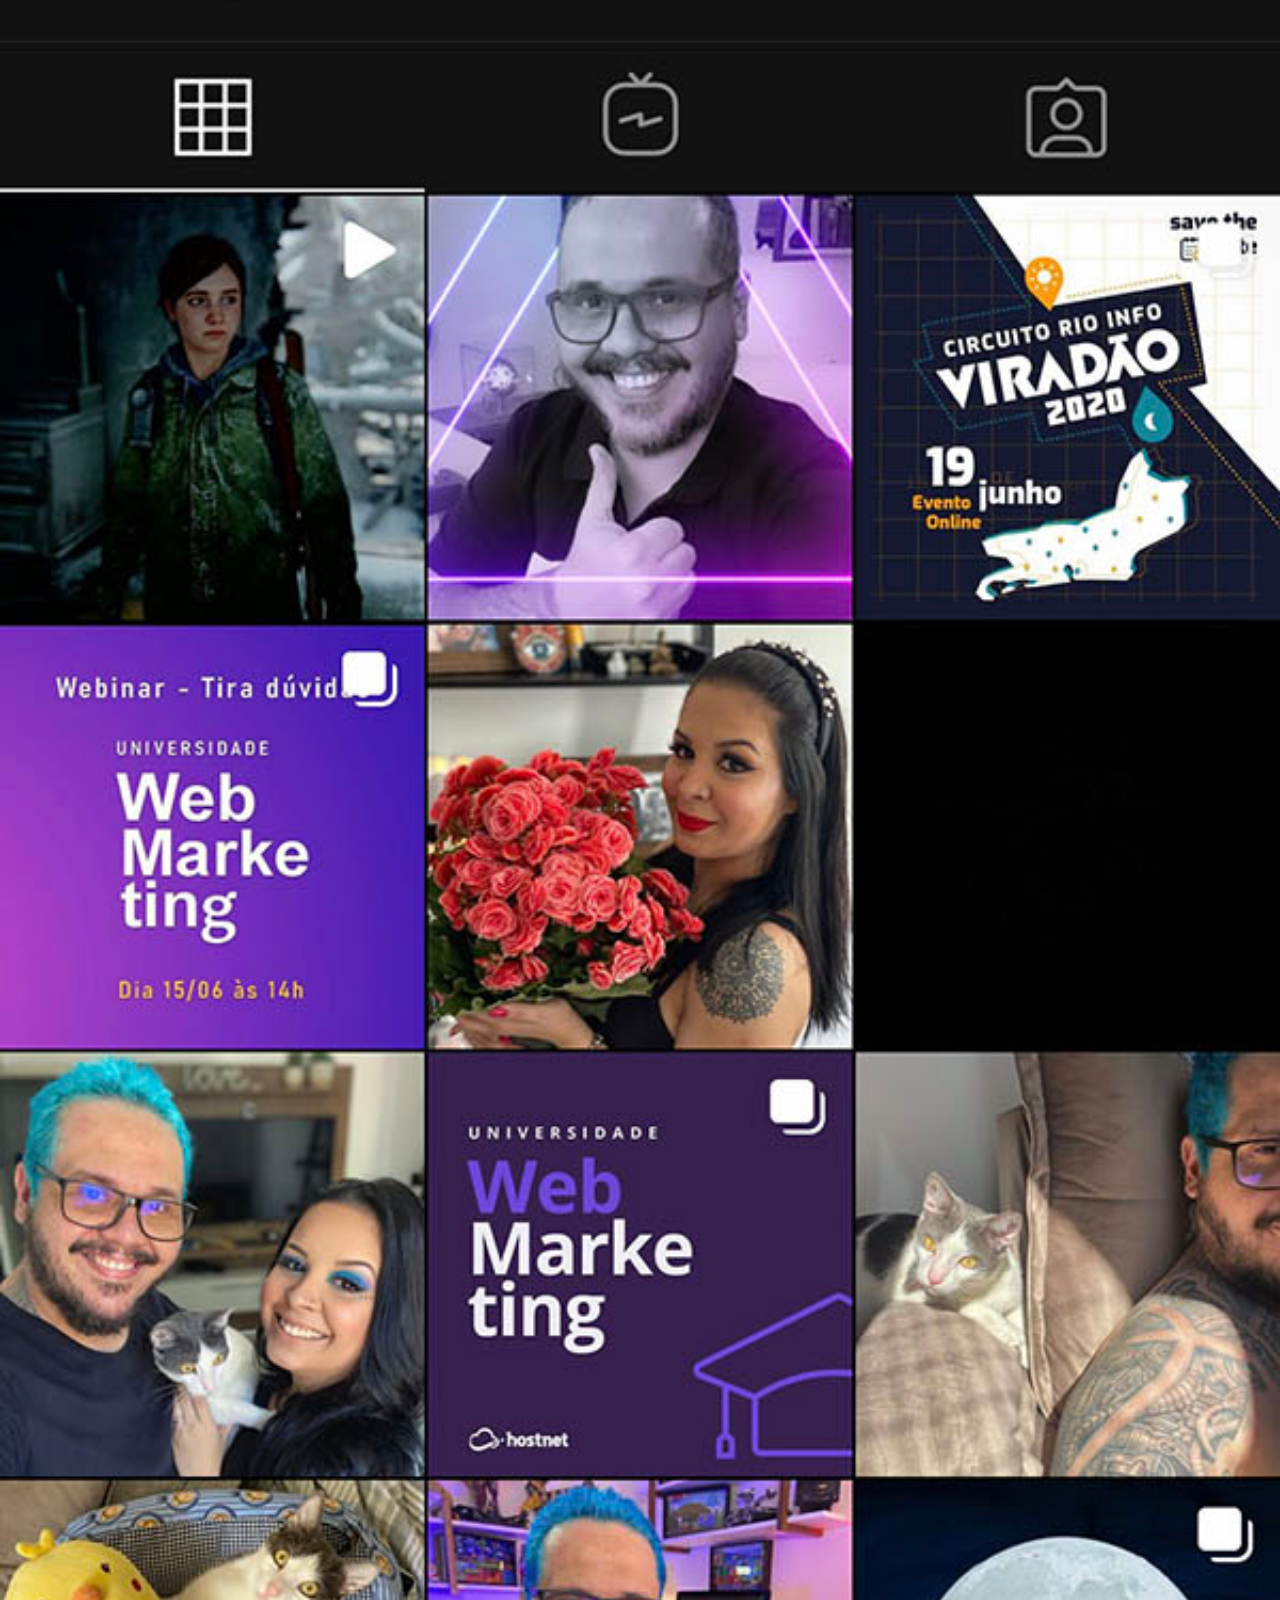
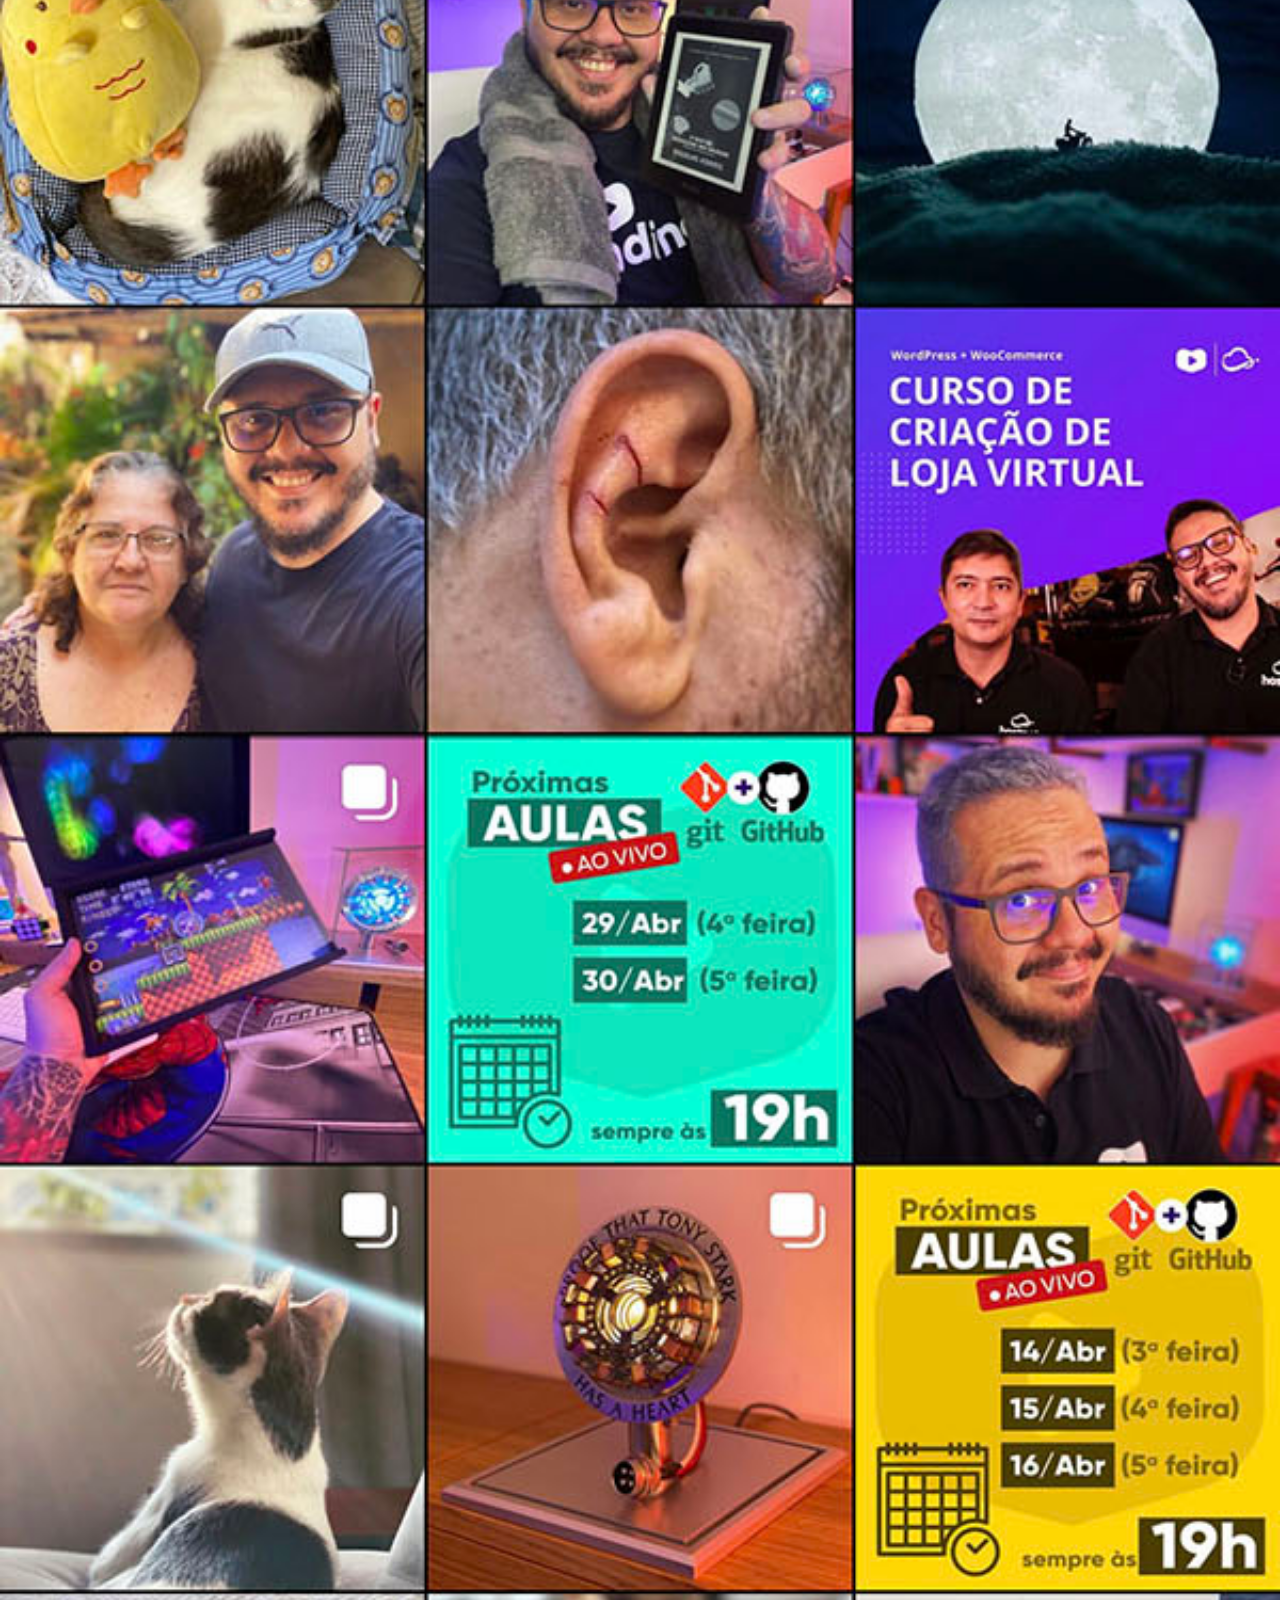
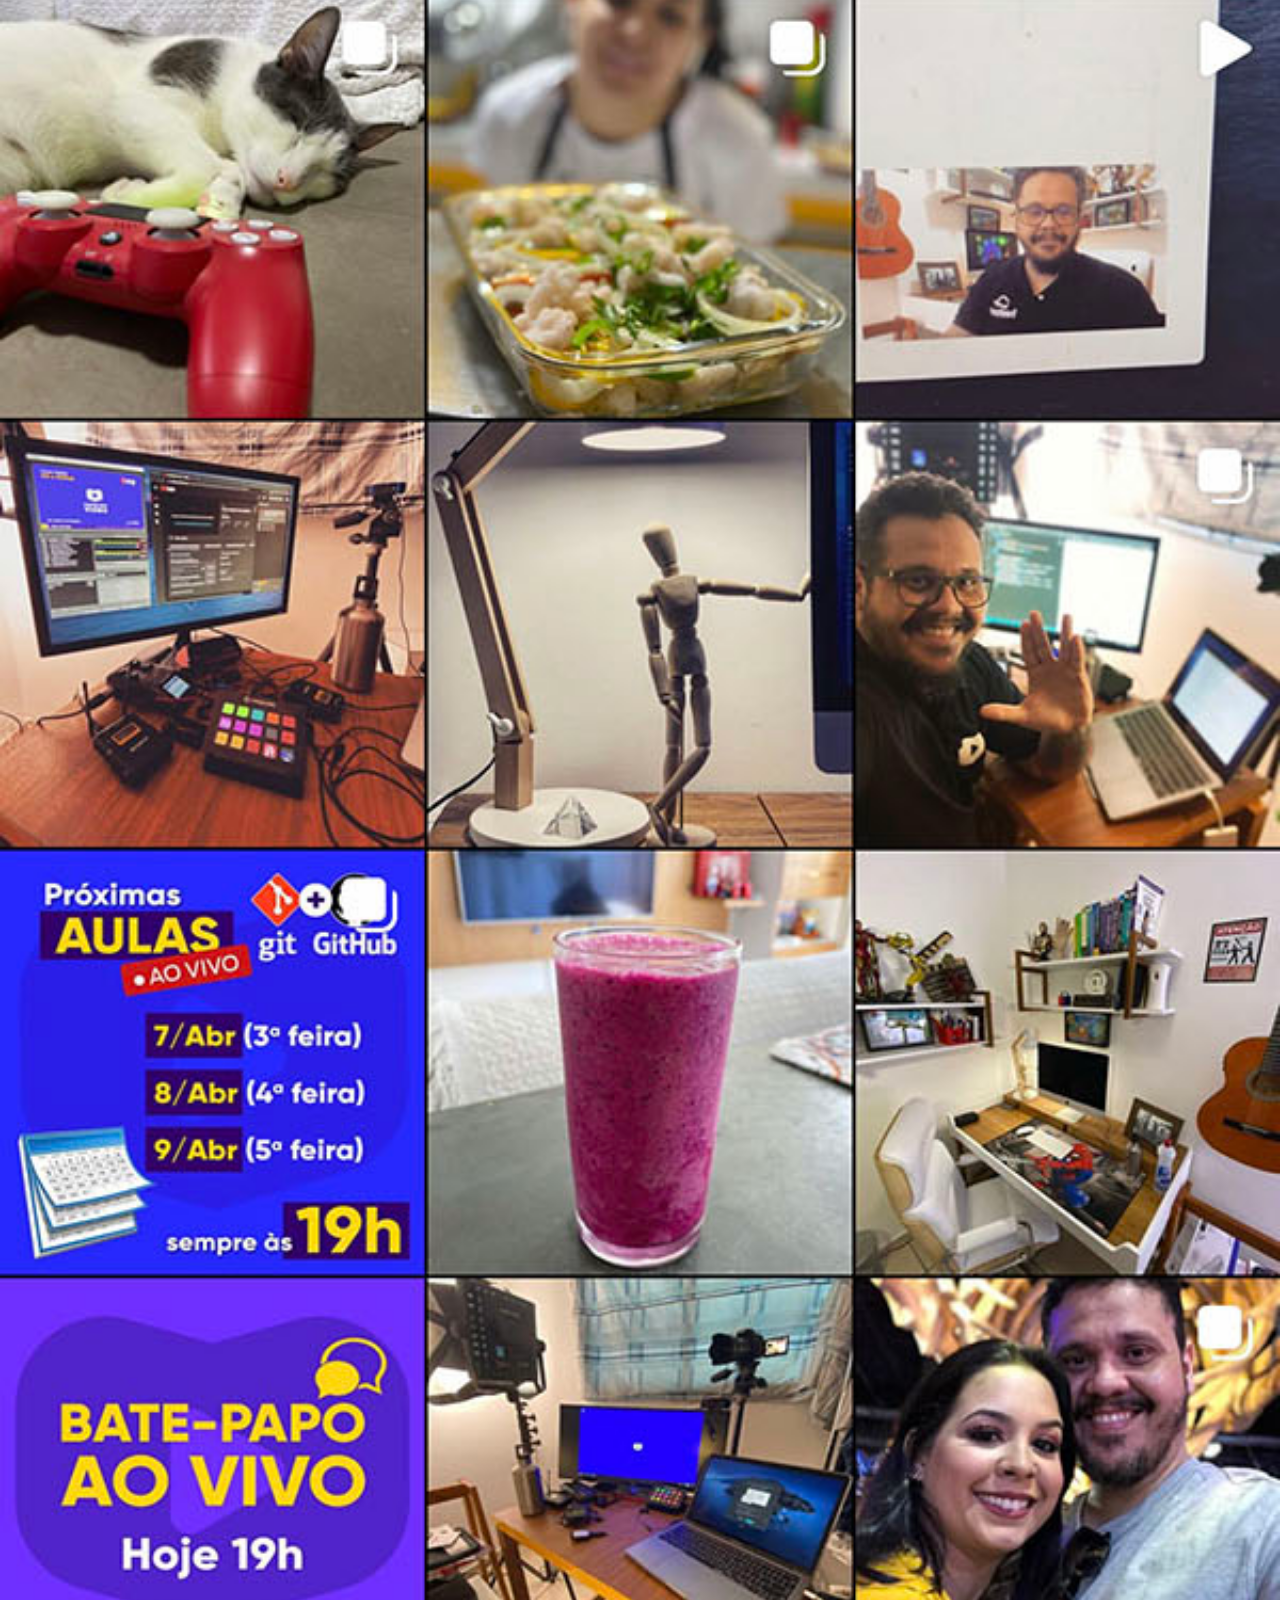
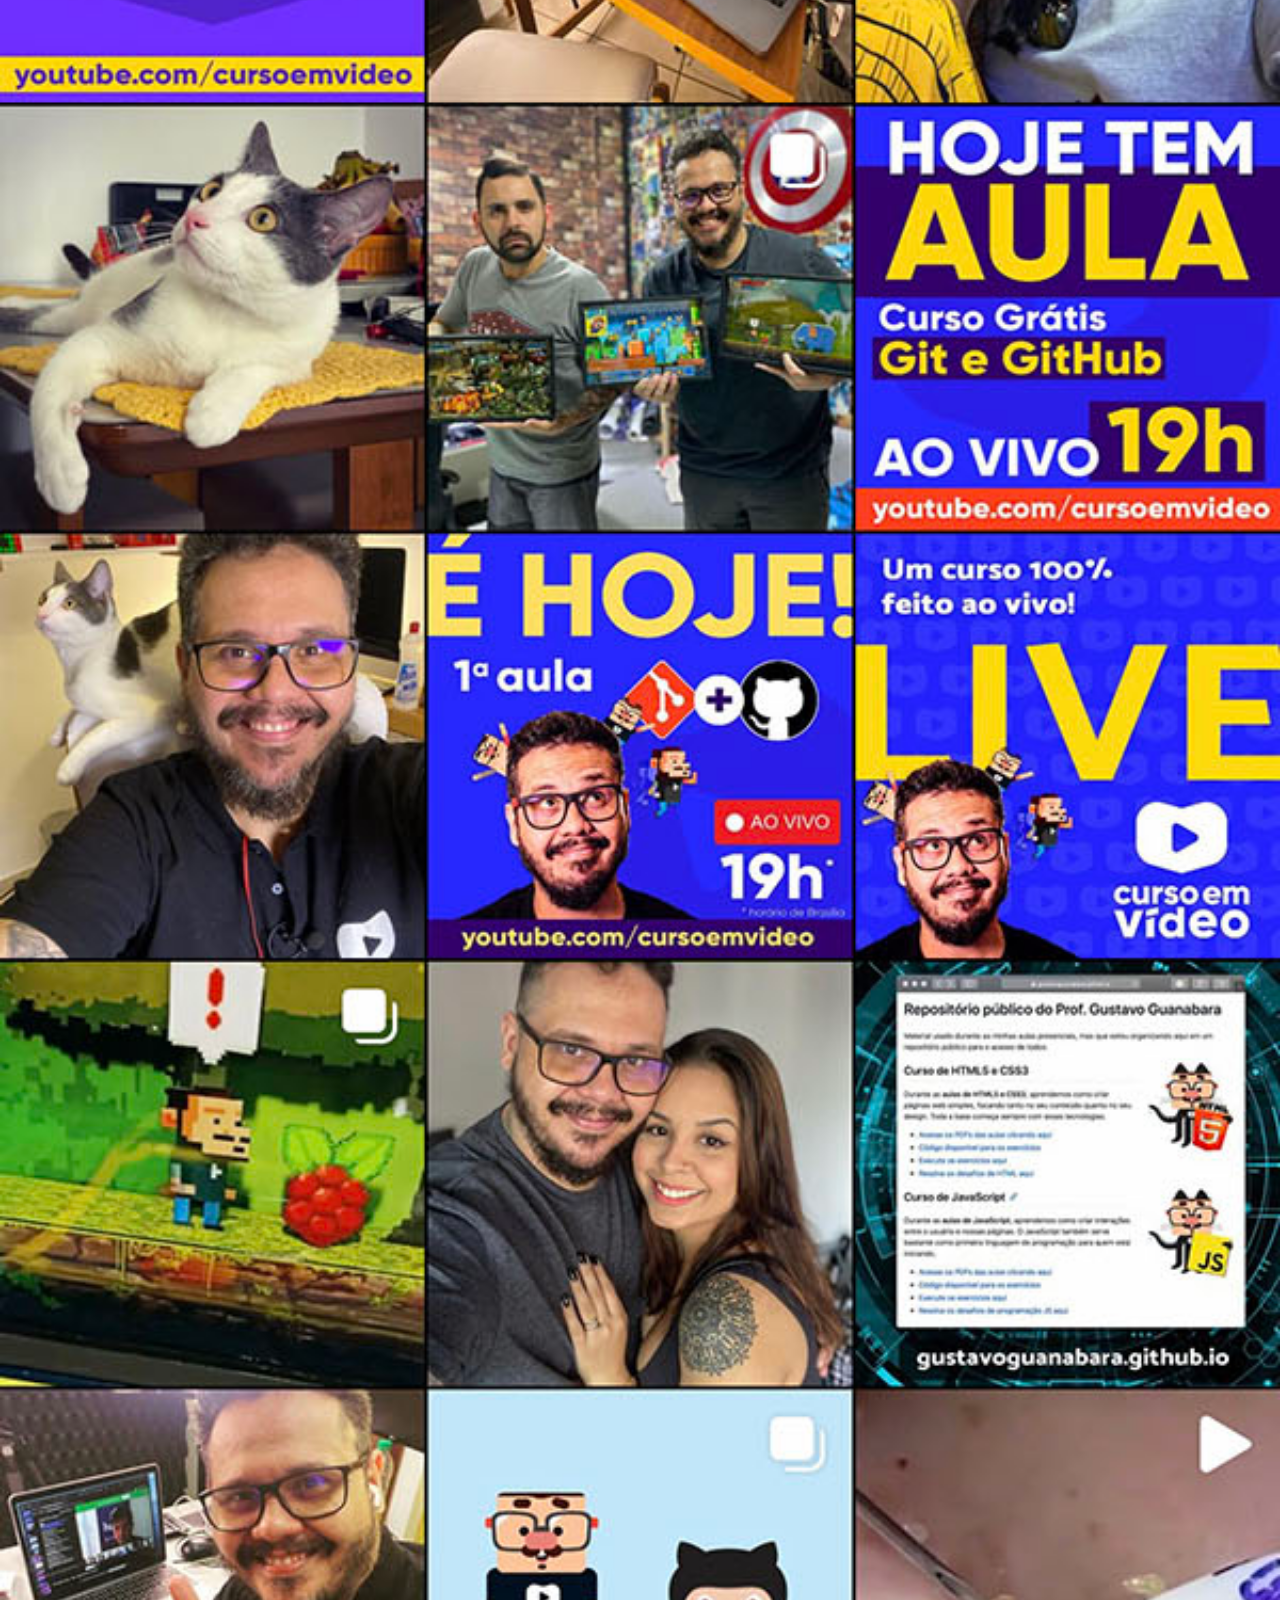
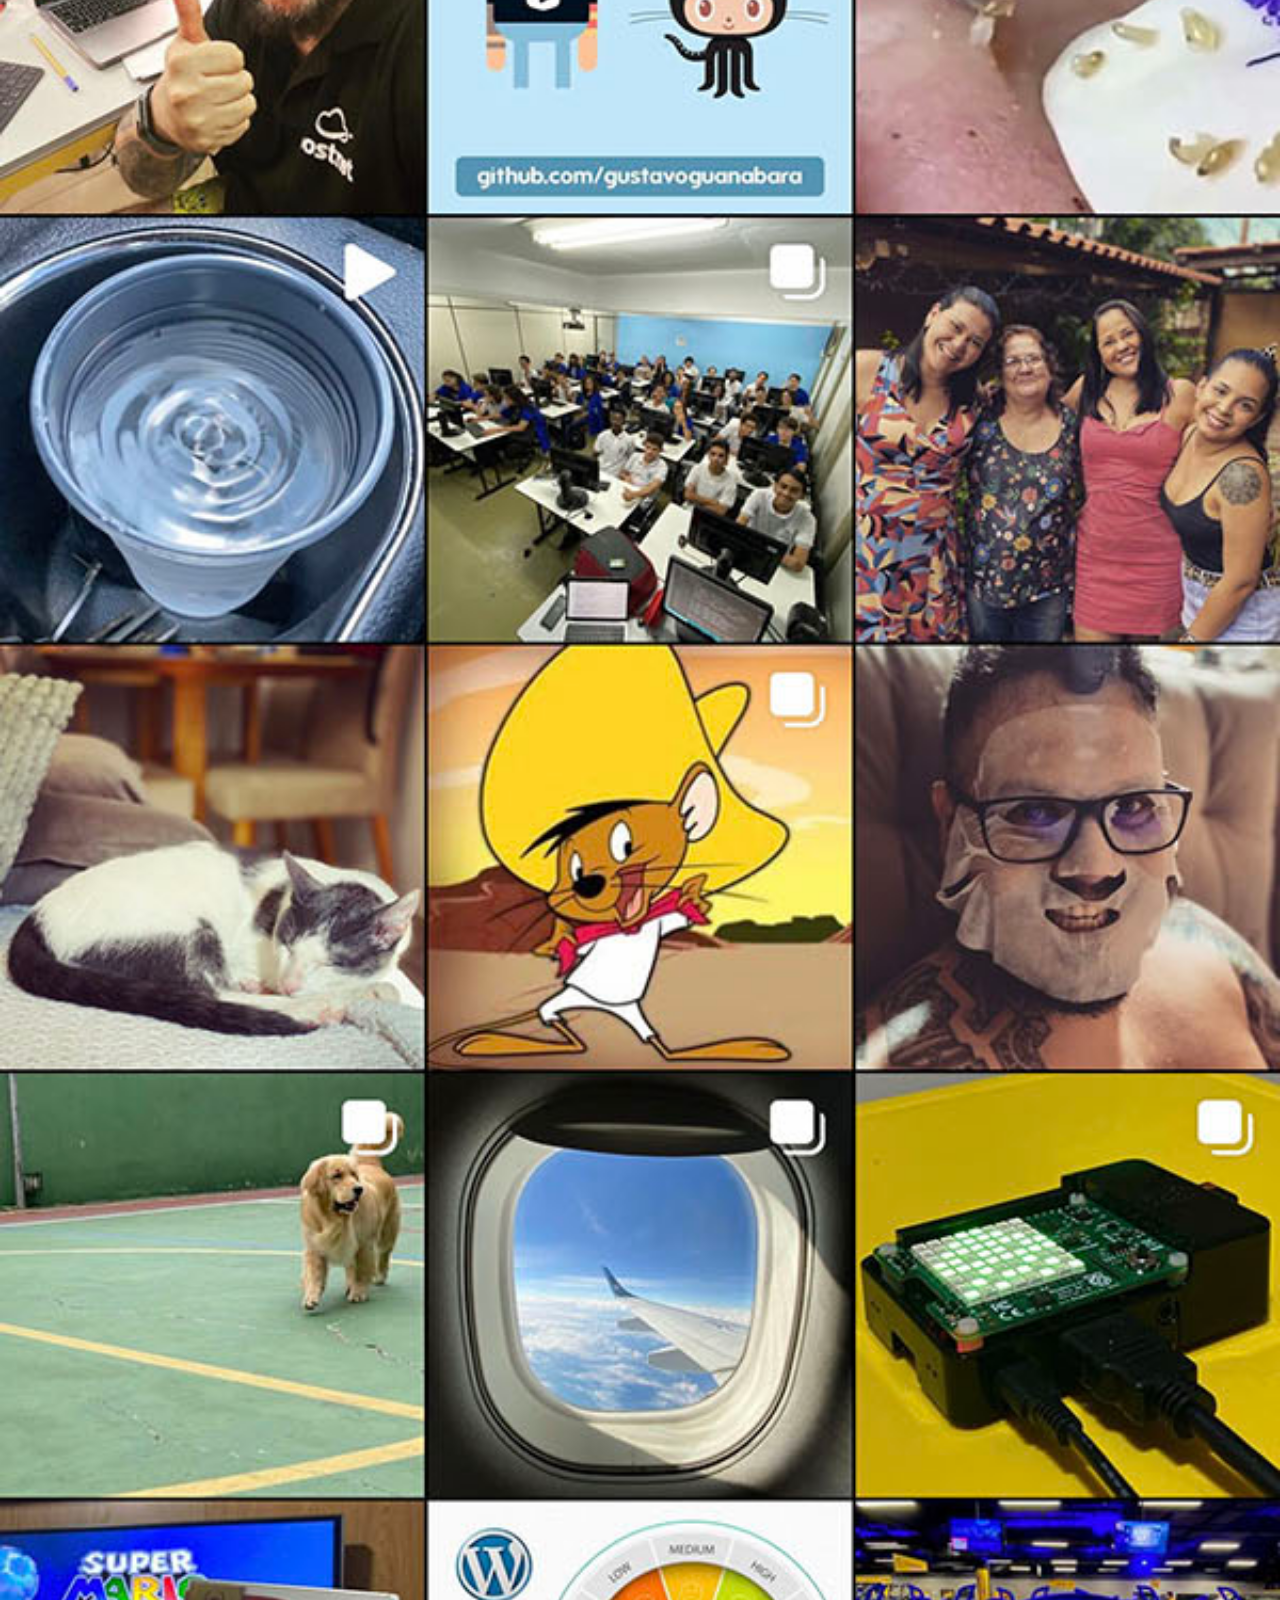
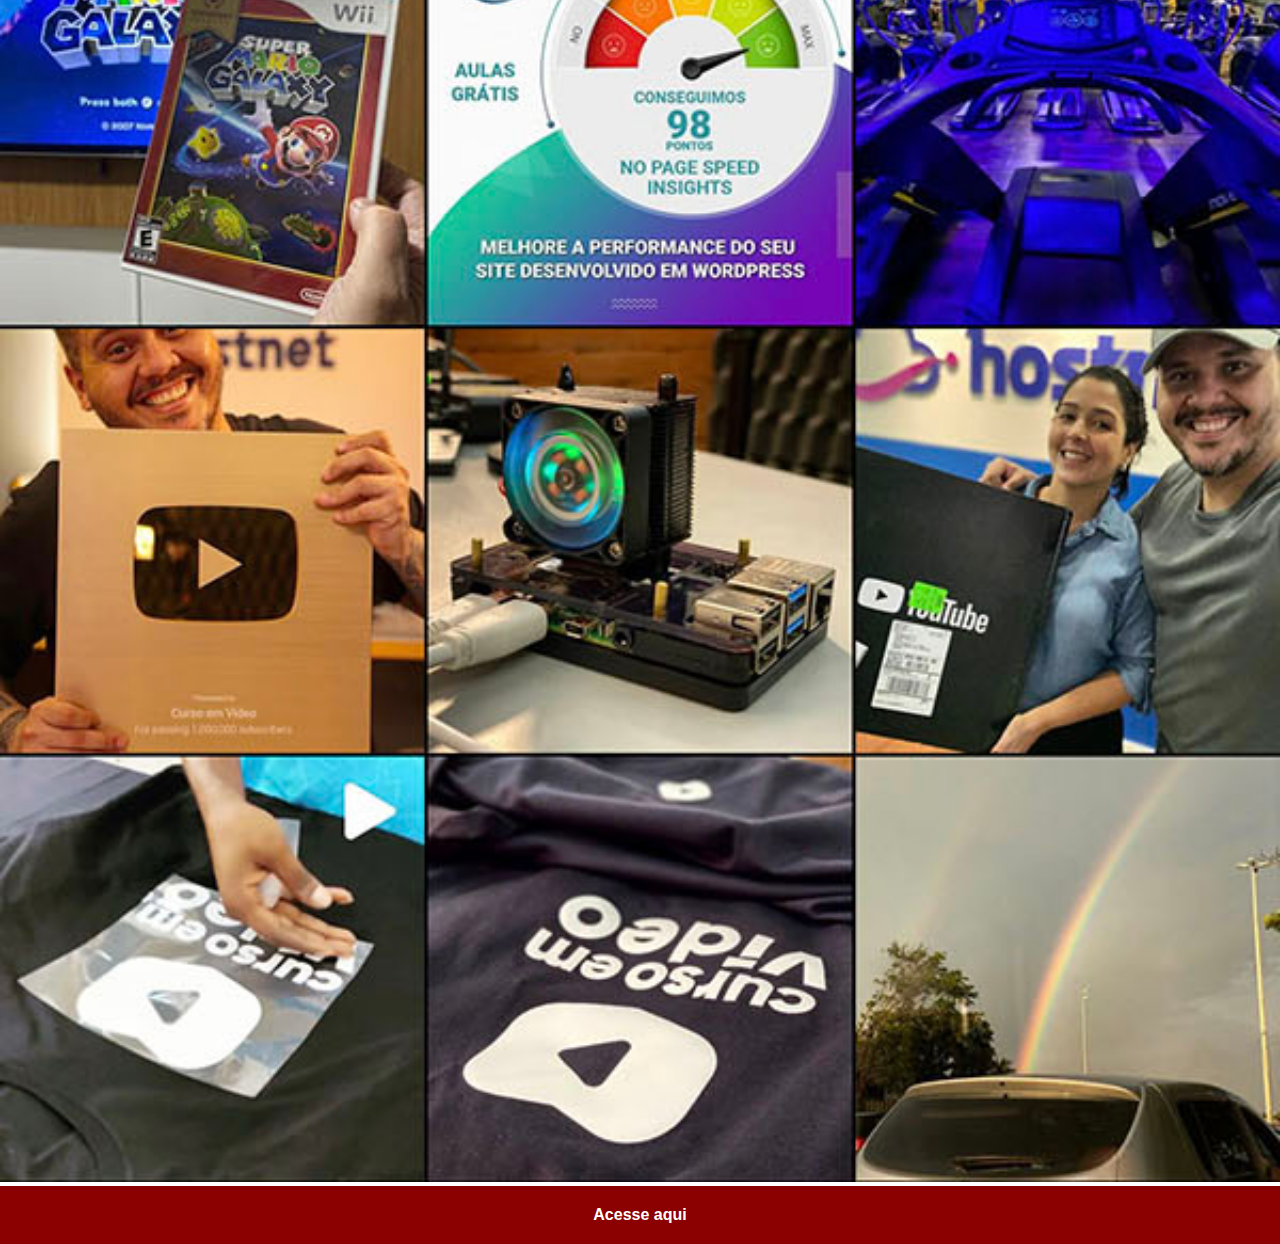
<file: instagram.html>
<!DOCTYPE html>
<html lang="pt-br">
<head>
  <meta charset="UTF-8">
  <meta http-equiv="X-UA-Compatible" content="IE=edge">
  <meta name="viewport" content="width=device-width, initial-scale=1.0">
  <title>Instagram</title>
  <link rel="stylesheet" href="estilos/redes.css">
</head>
<body>
  <img src="imagens/tela-instagram.jpg" alt="Tela Instagram">
  <a href="https://www.instagram.com/gustavoguanabara/" target="_blank">Acesse aqui</a>
</body>
</html>
</file>
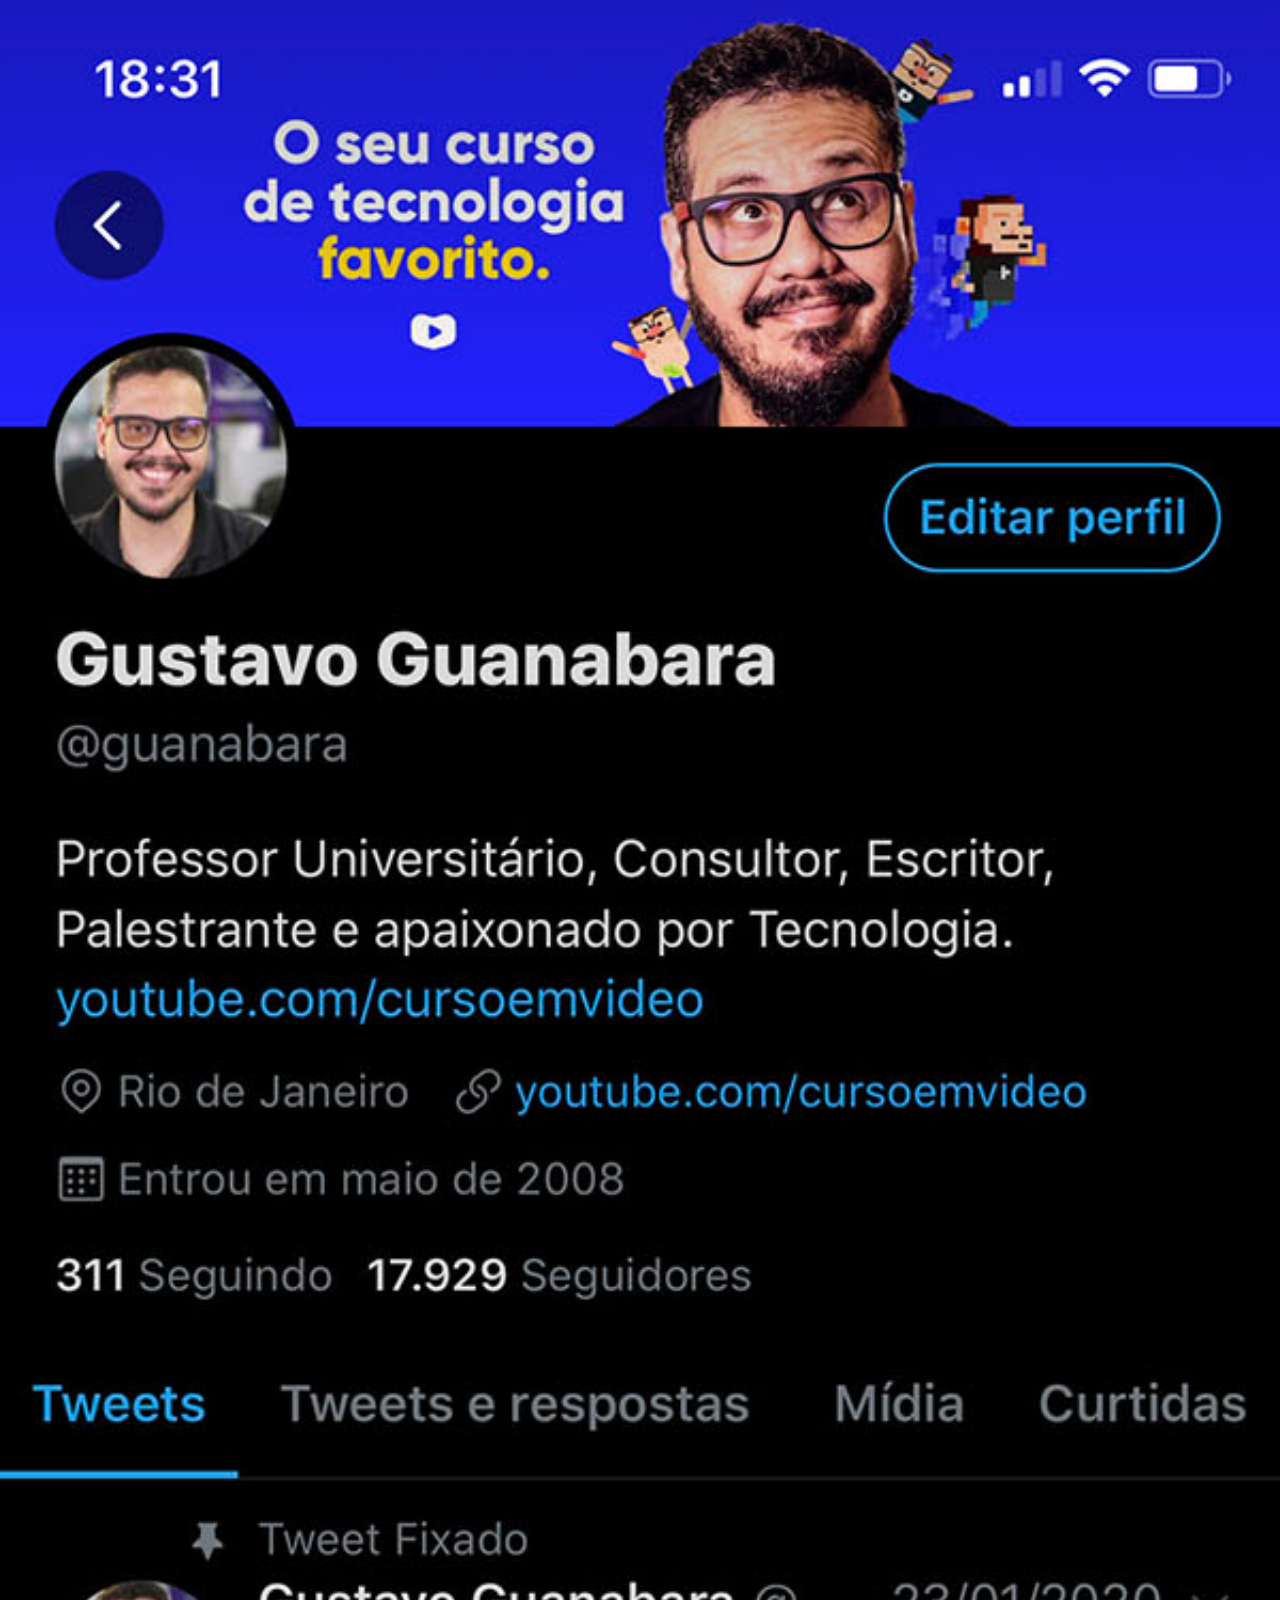
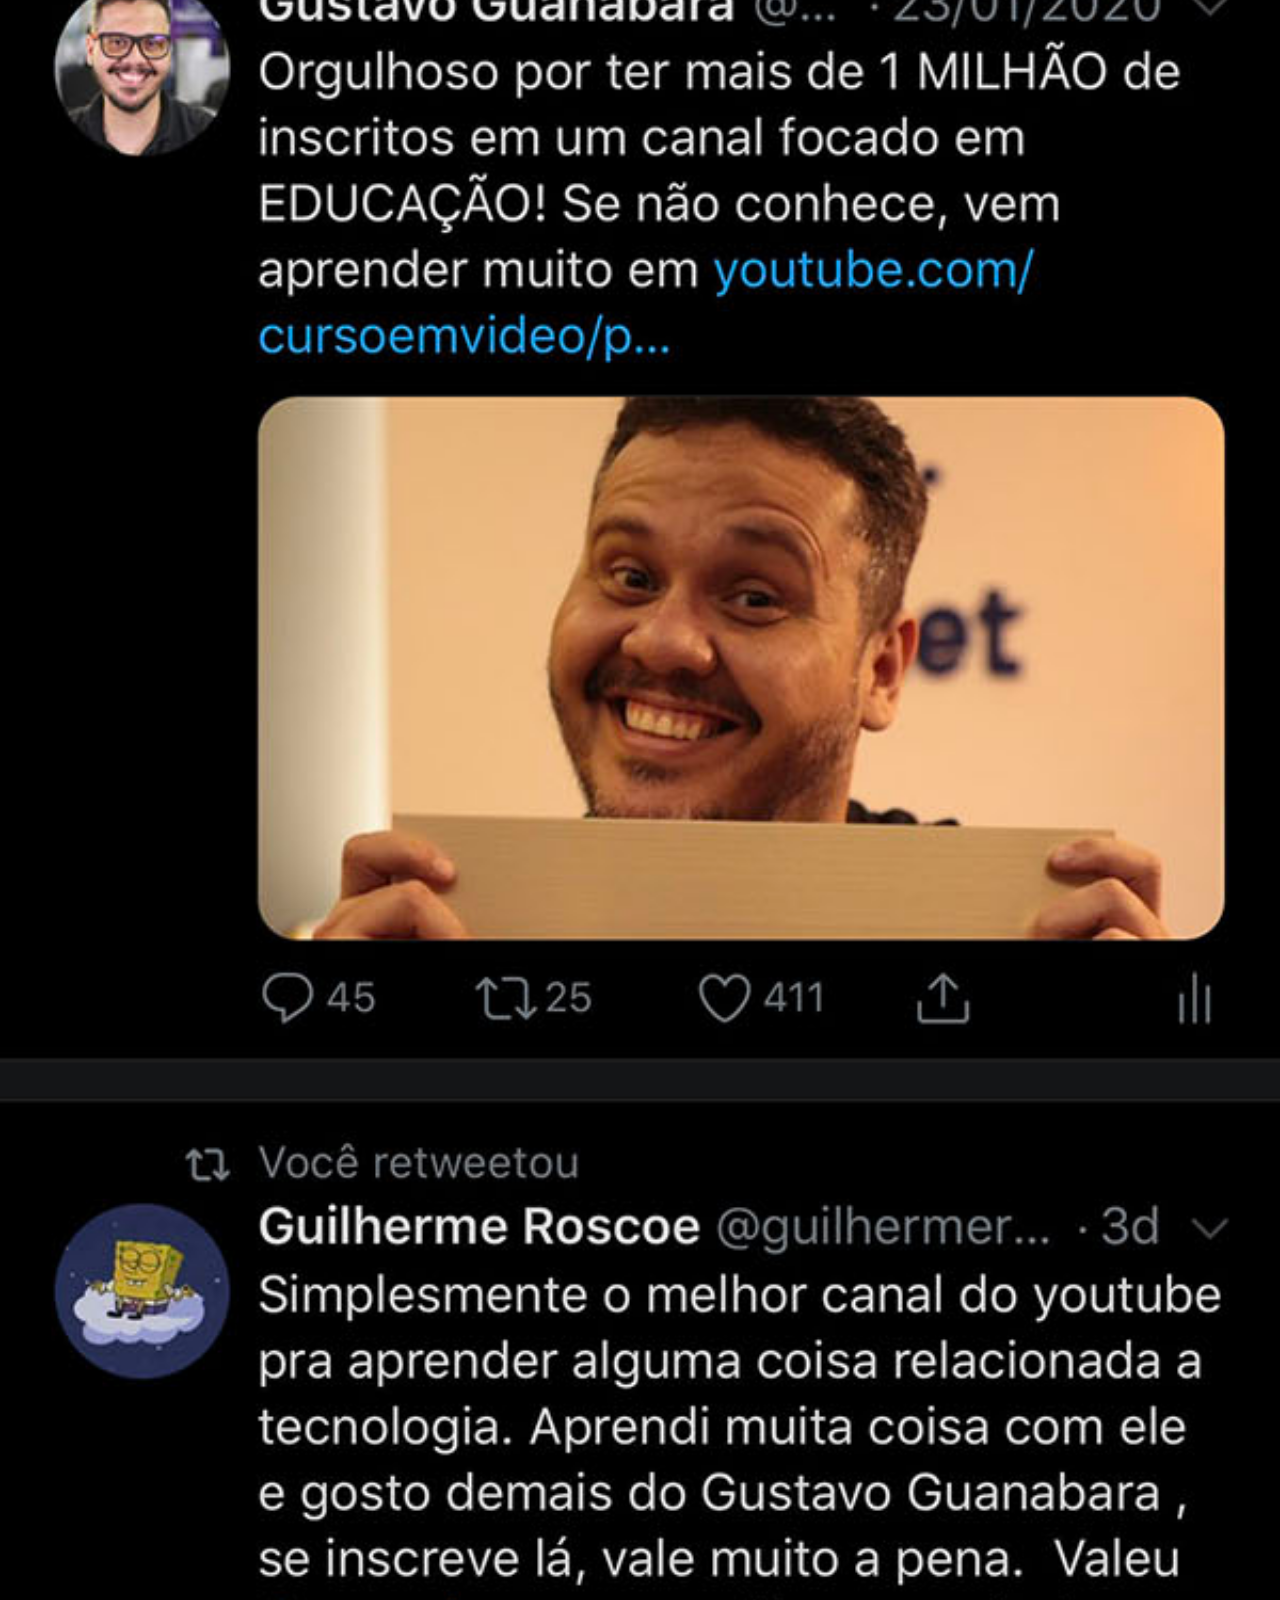
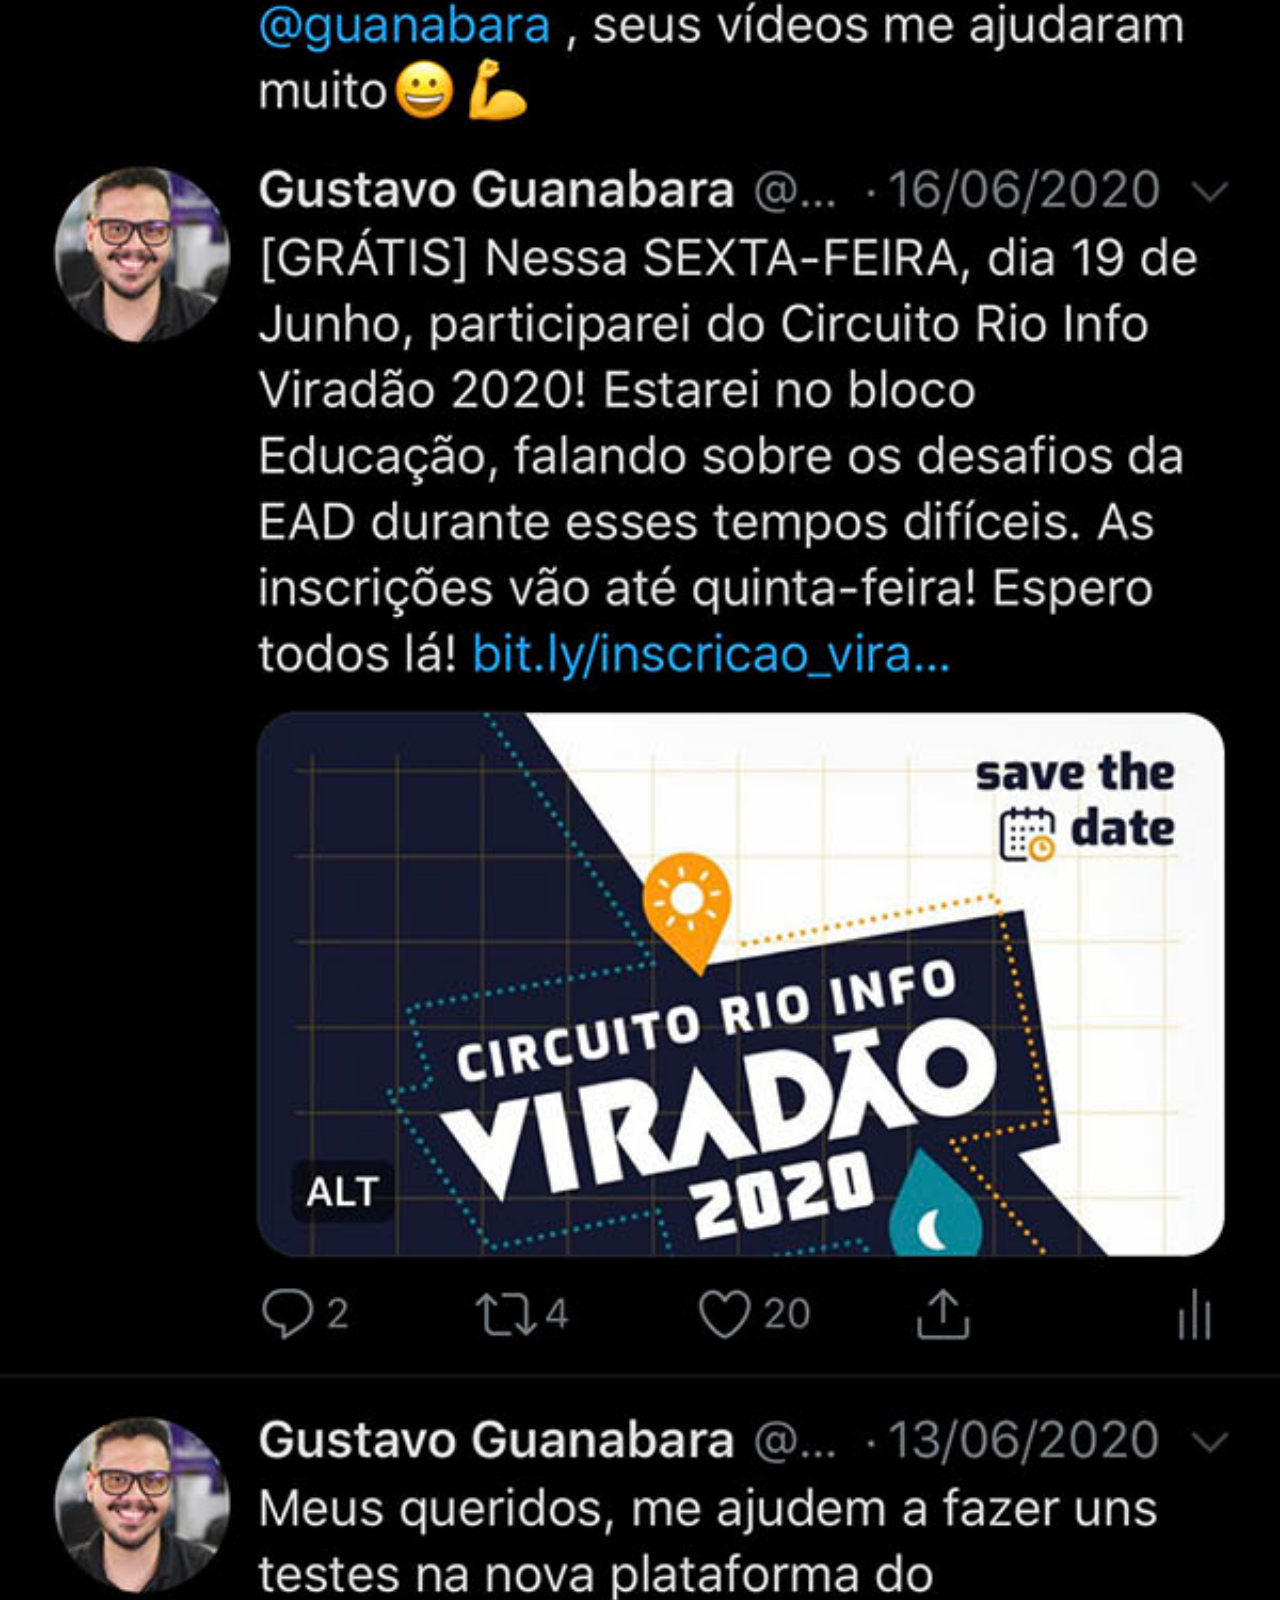
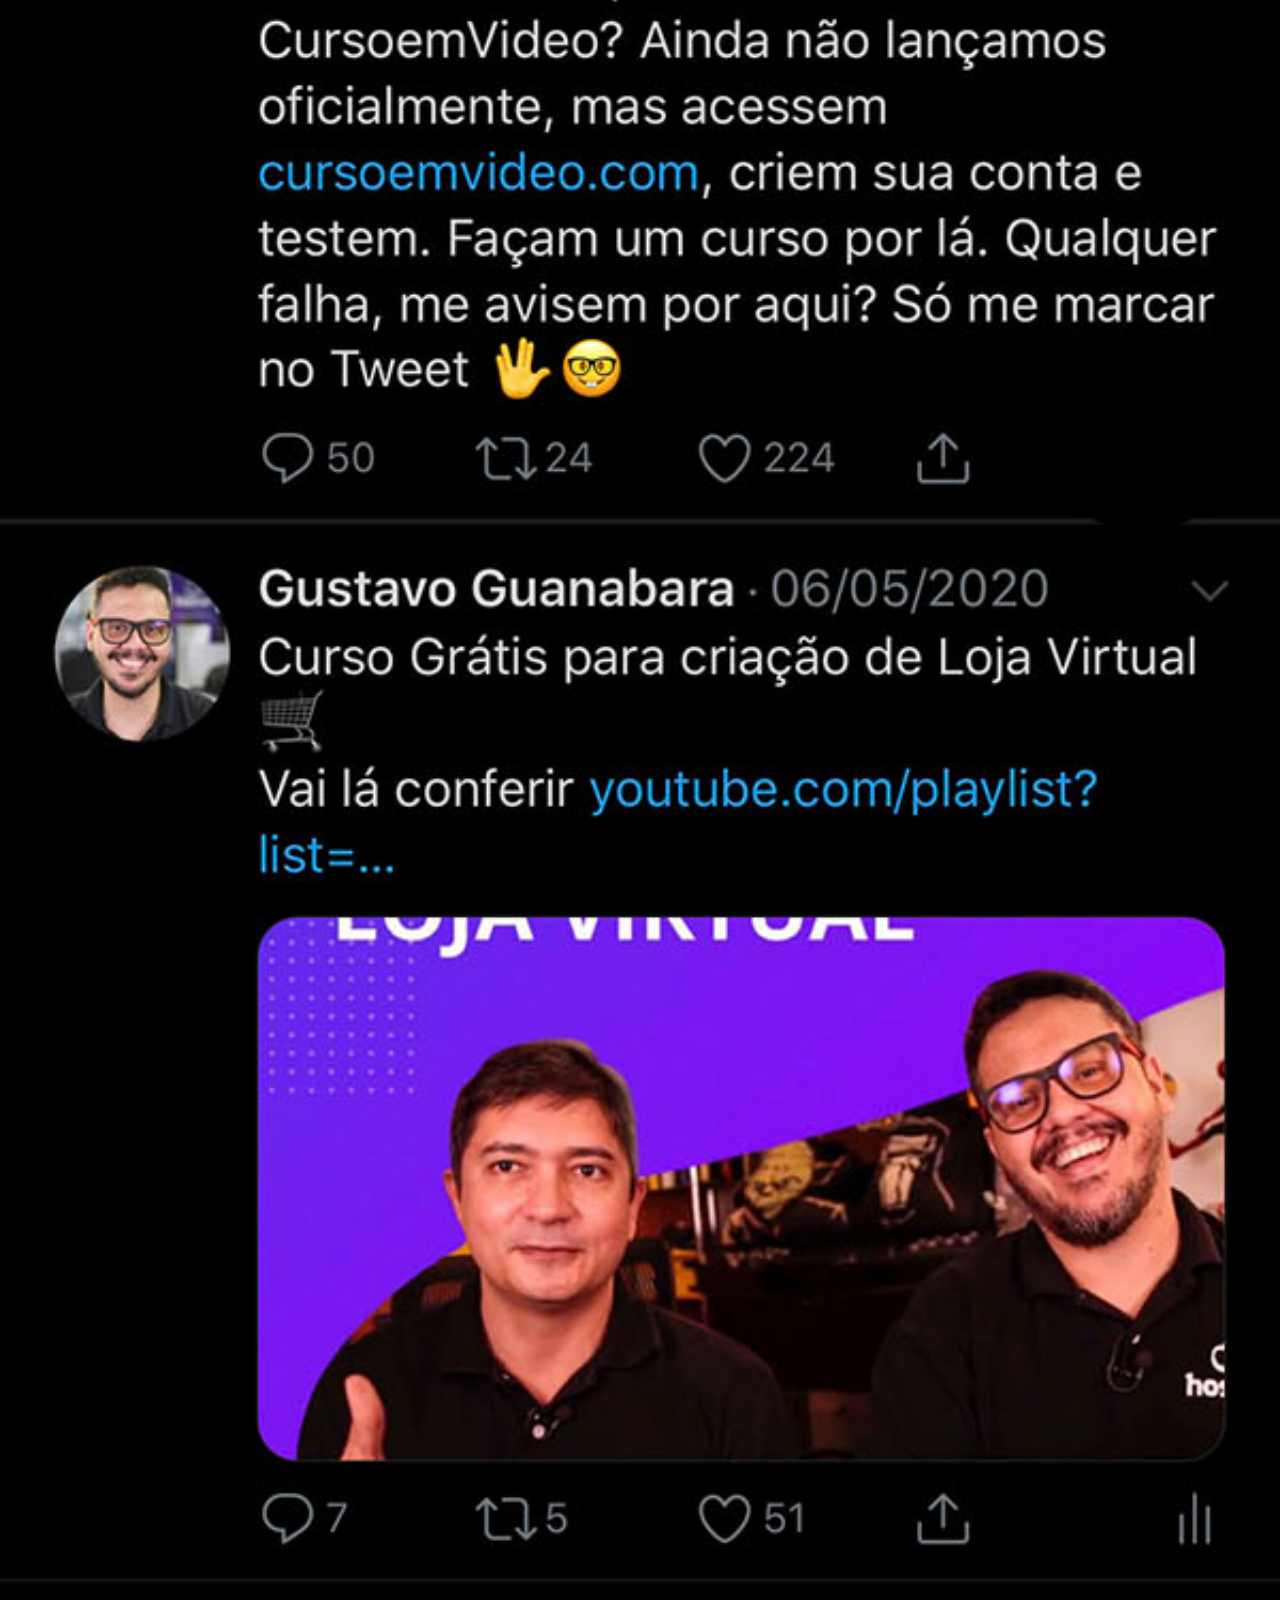
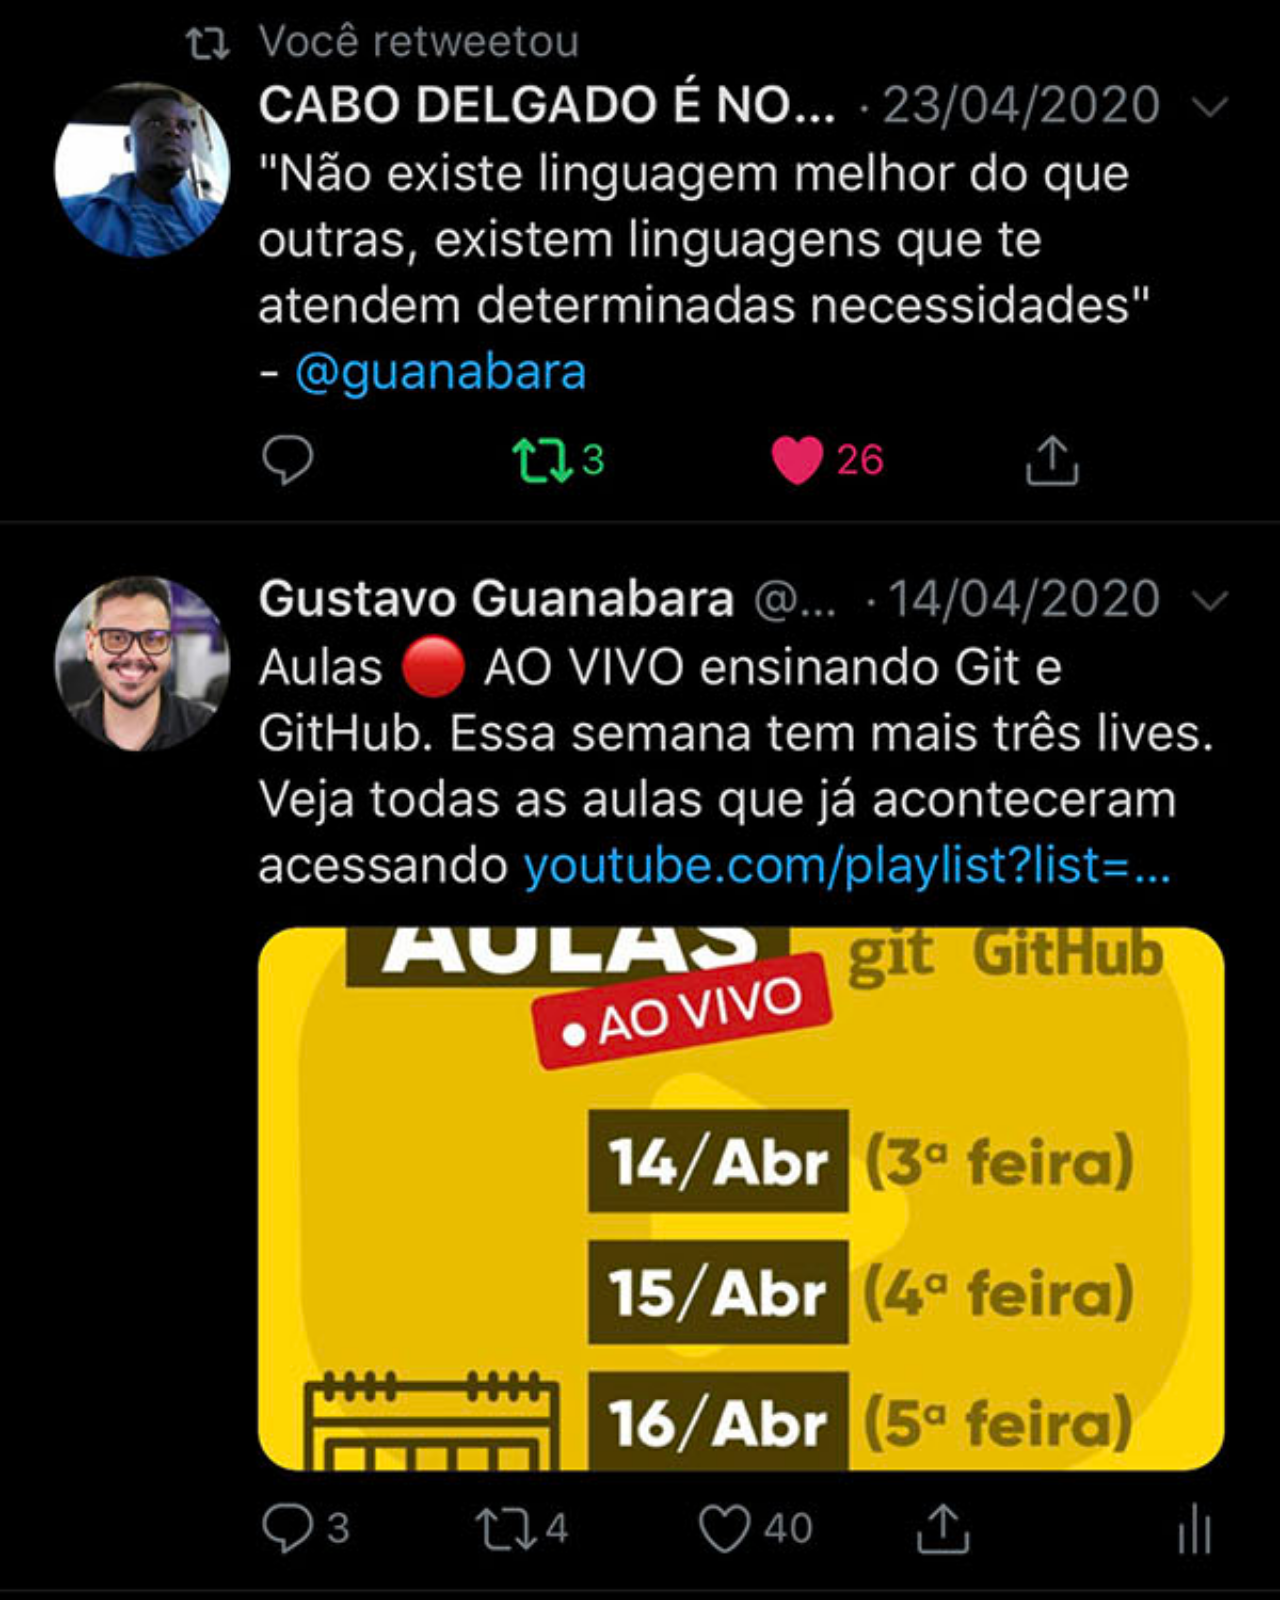
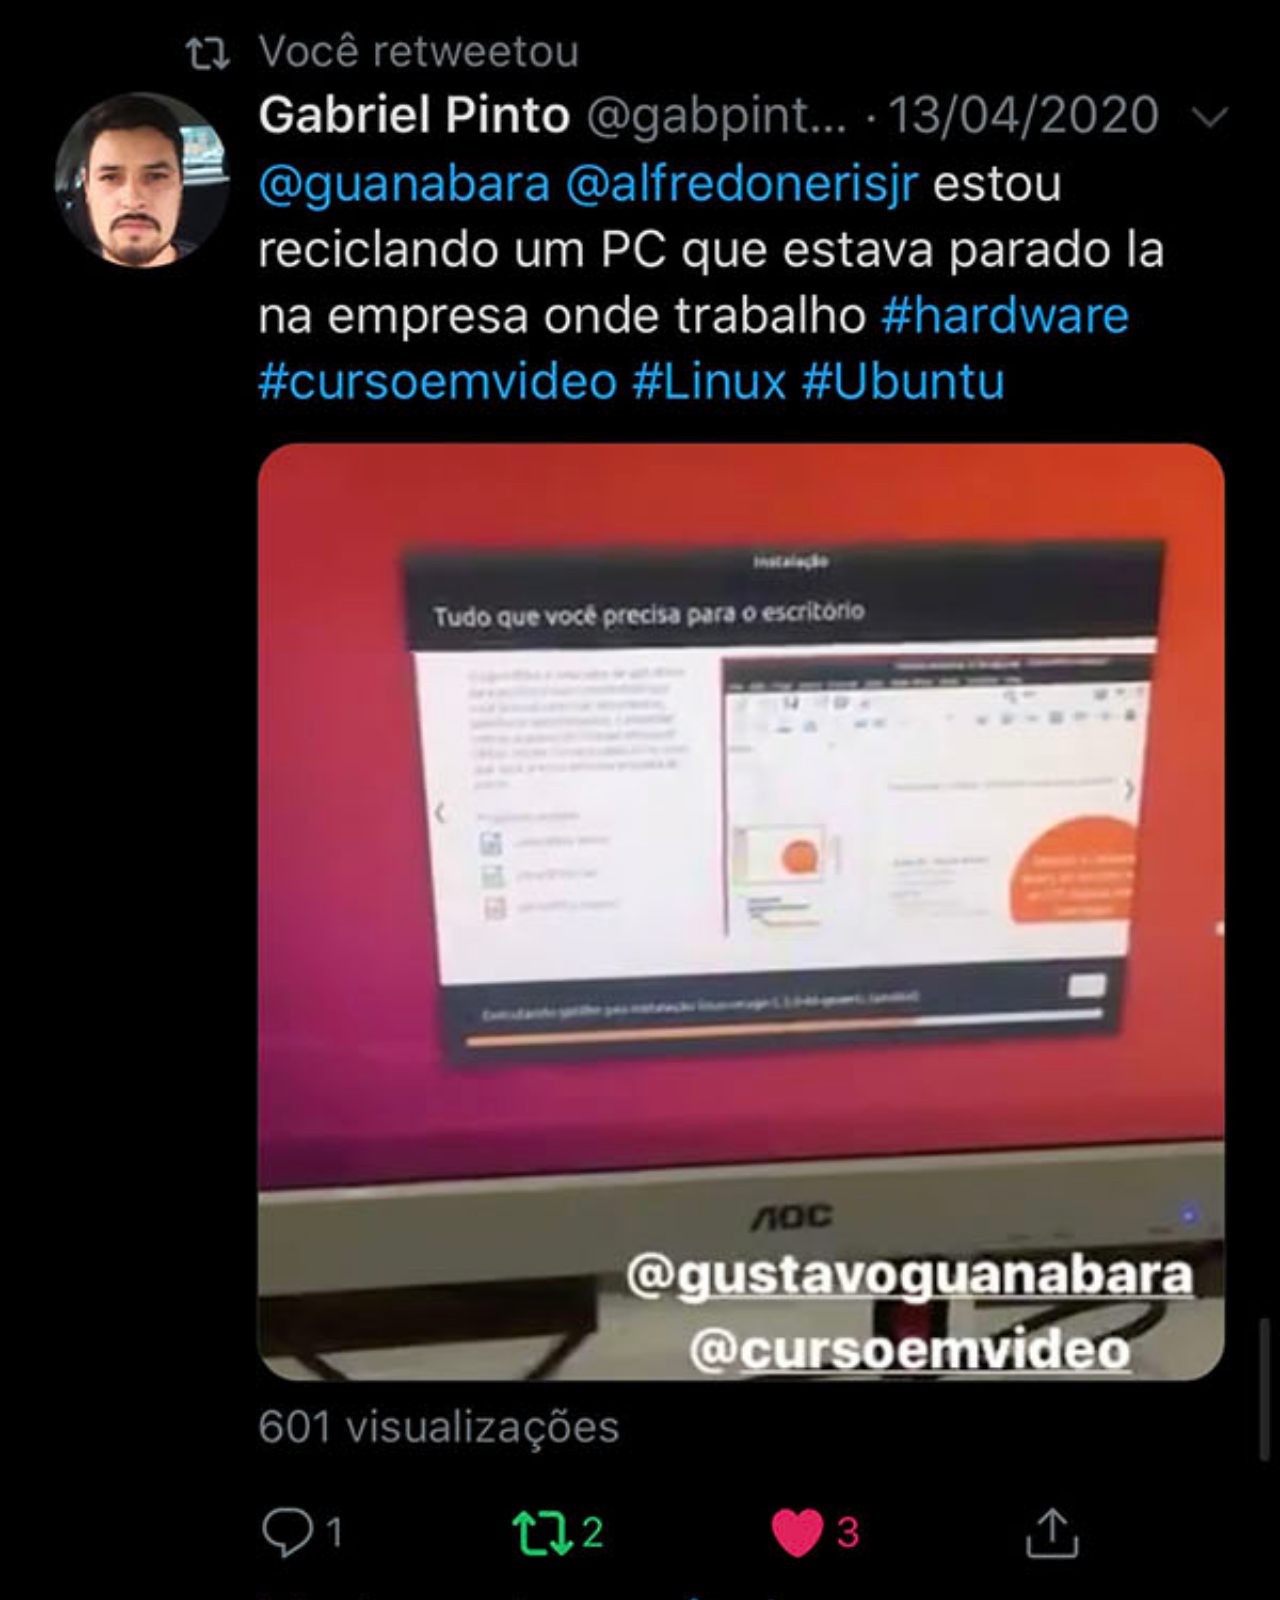
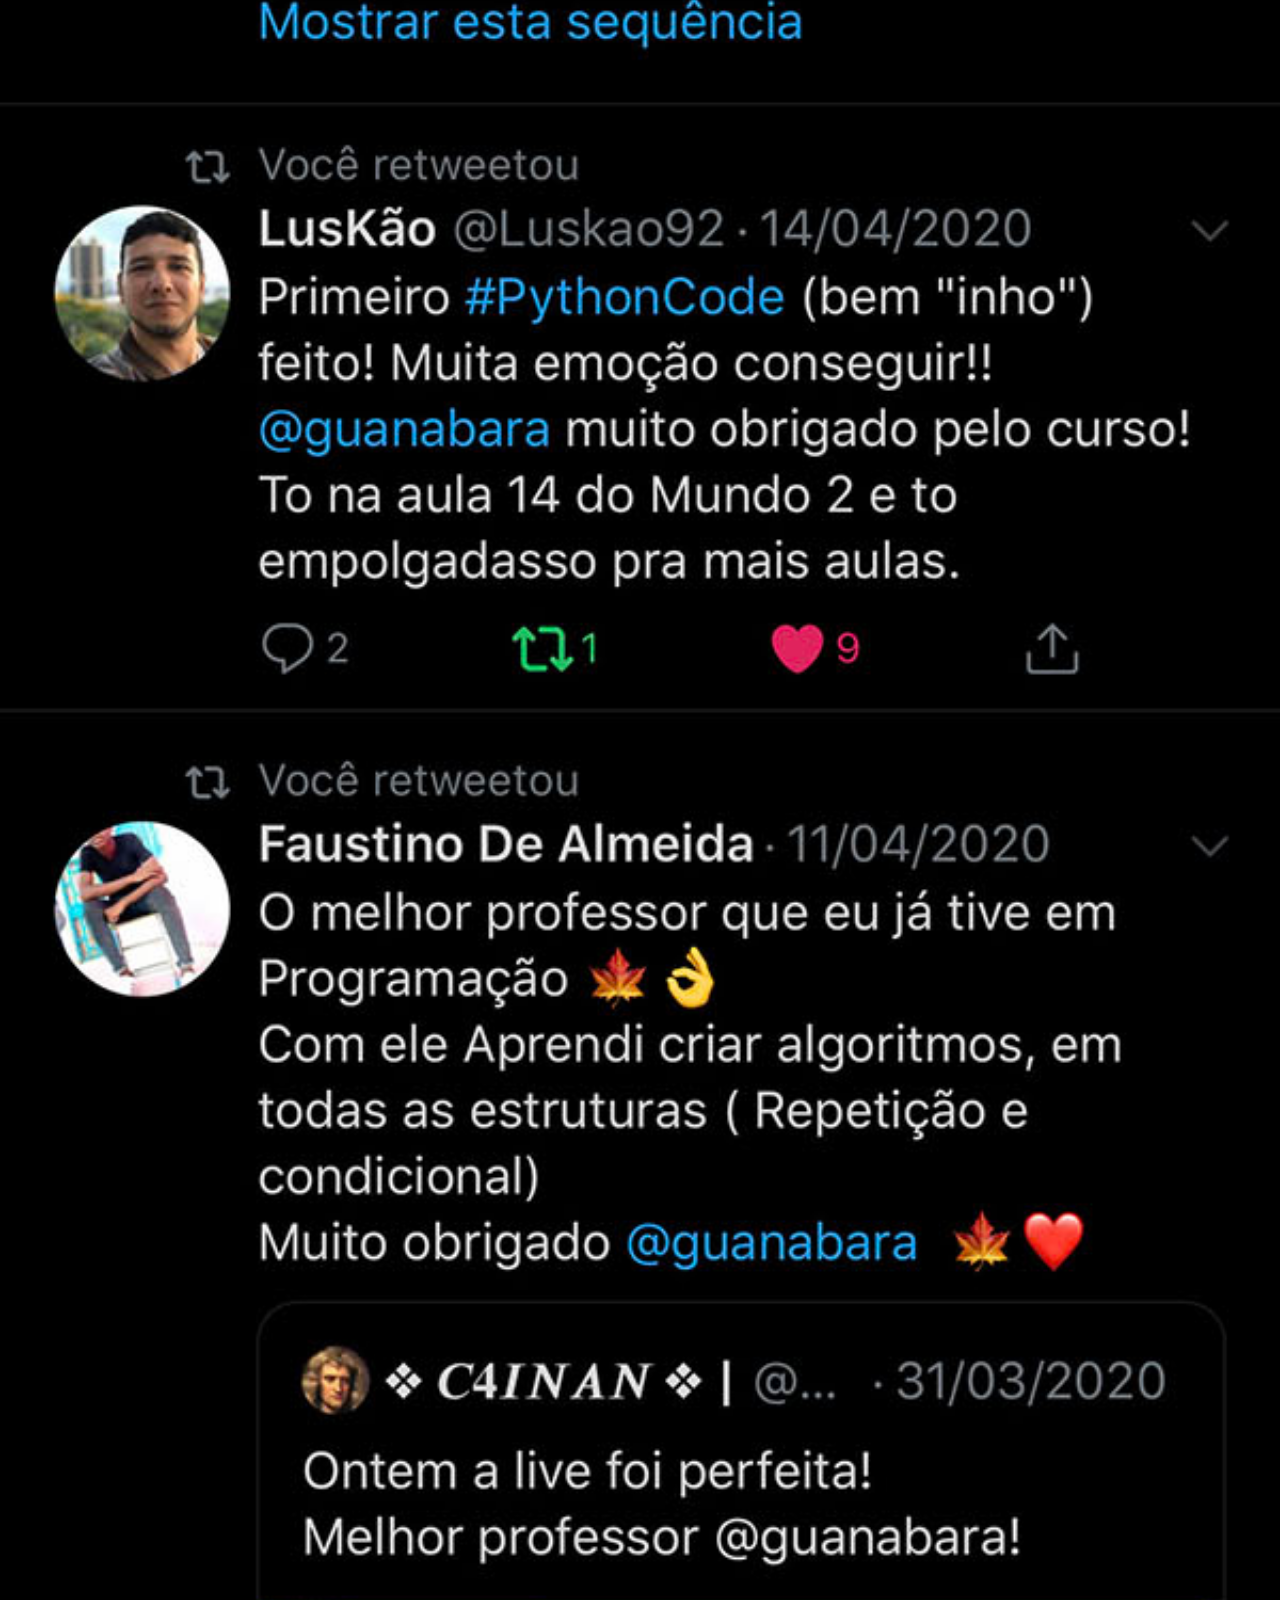
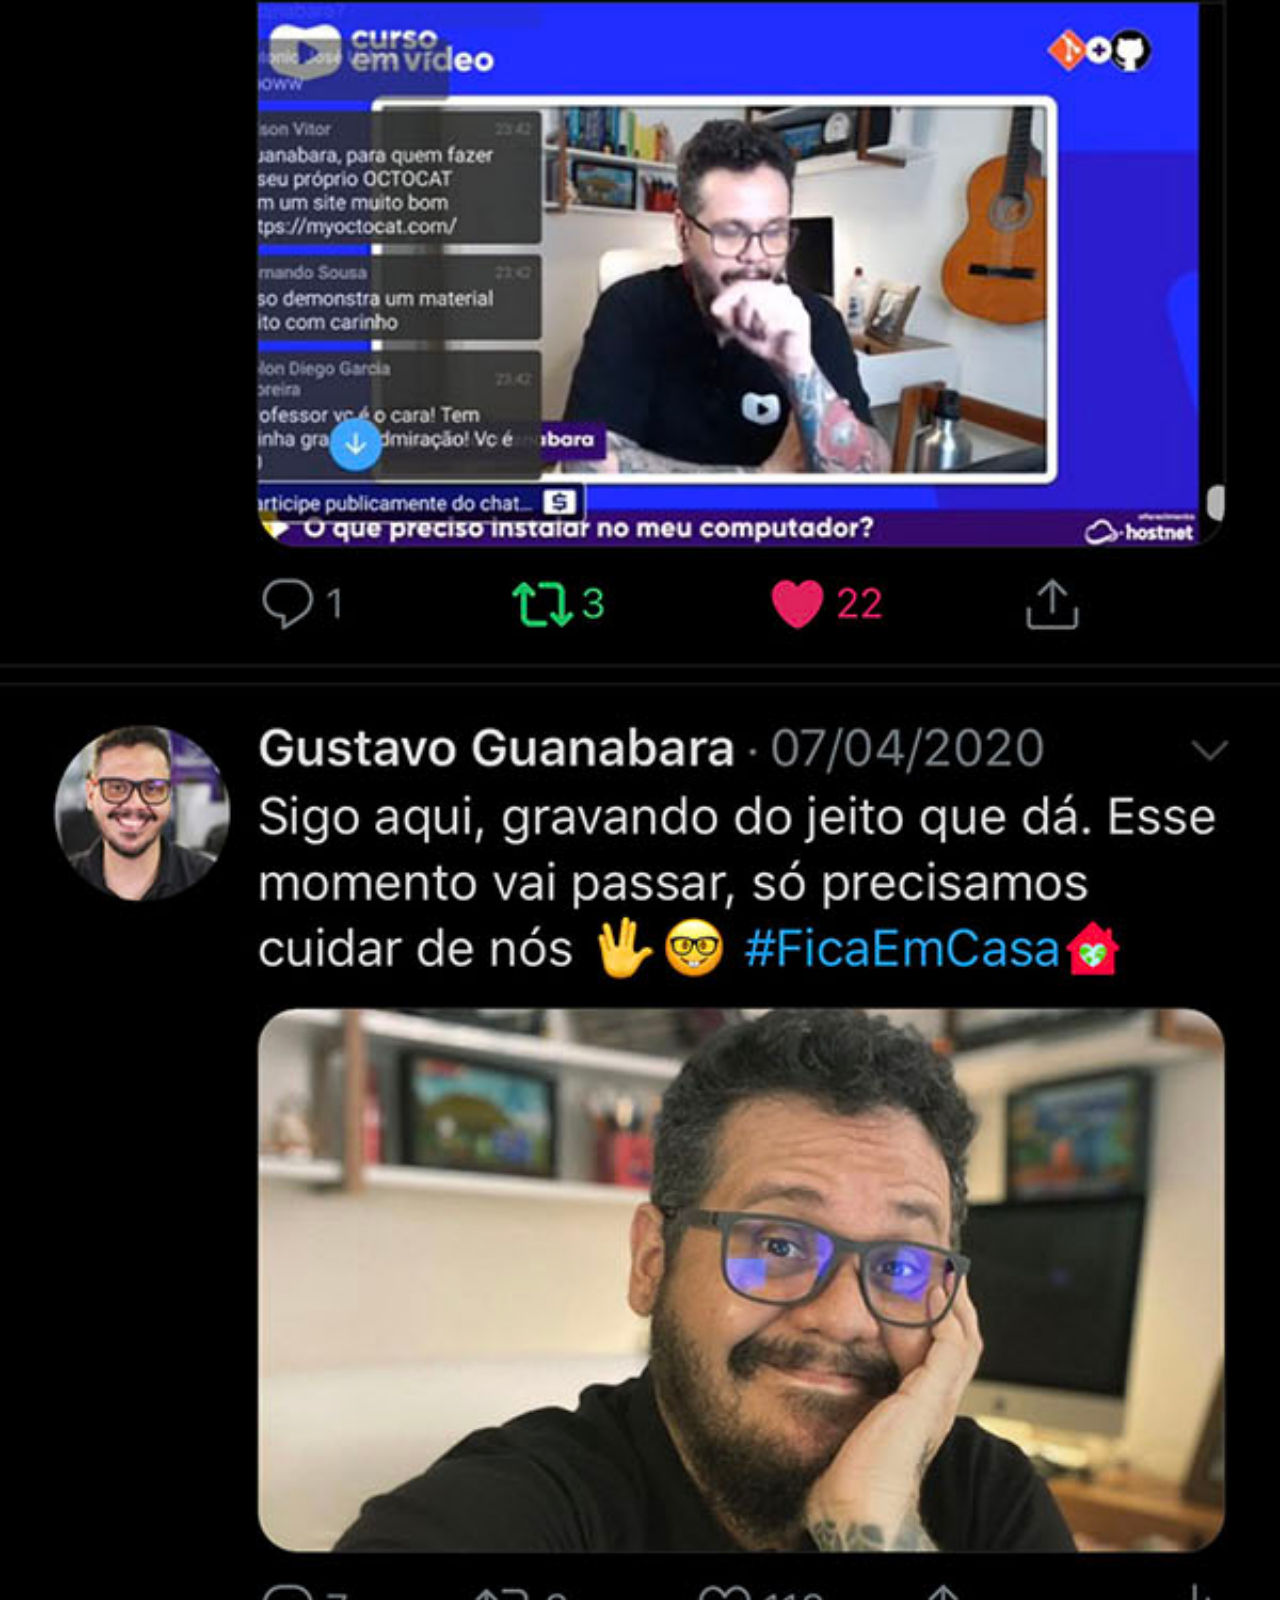
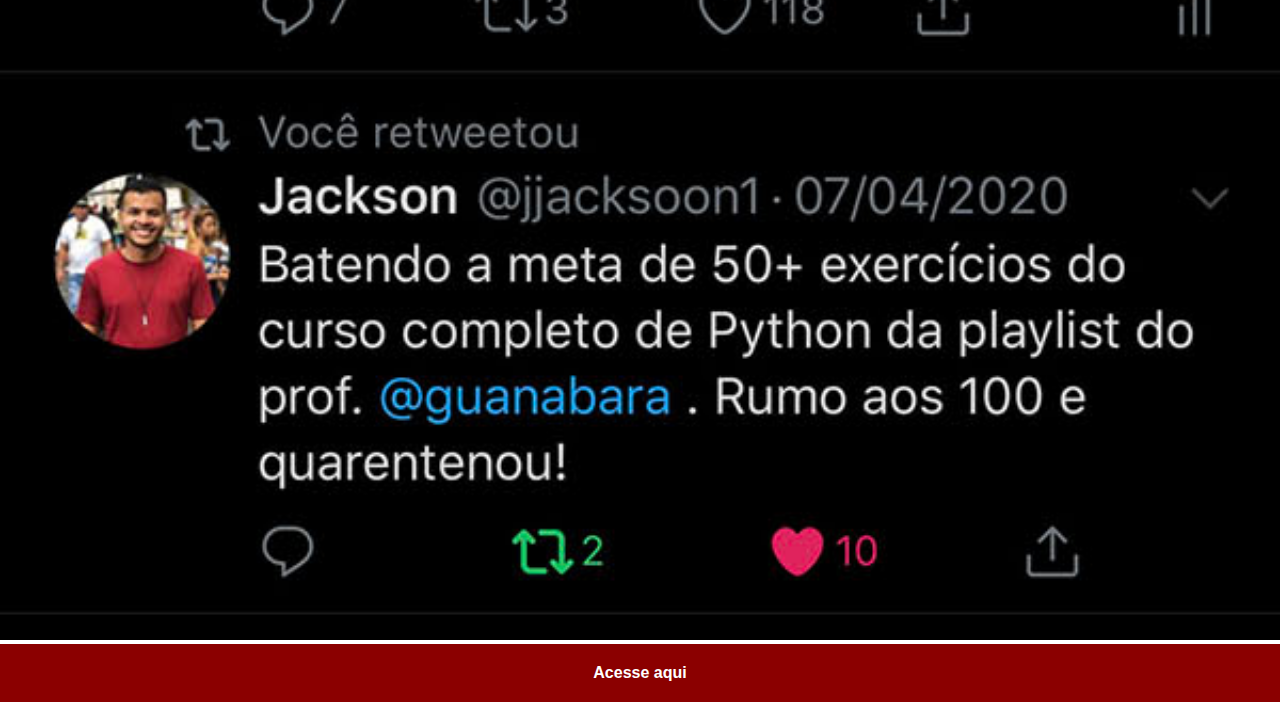
<file: twitter.html>
<!DOCTYPE html>
<html lang="pt-br">
<head>
  <meta charset="UTF-8">
  <meta http-equiv="X-UA-Compatible" content="IE=edge">
  <meta name="viewport" content="width=device-width, initial-scale=1.0">
  <title>Twitter</title>
  <link rel="stylesheet" href="estilos/redes.css">
</head>
<body>
  <img src="imagens/tela-twitter.jpg" alt="Tela Twitter">
  
  <a href="https://twitter.com/guanabara" target="_blank">Acesse aqui</a>
</body>
</html>
</file>
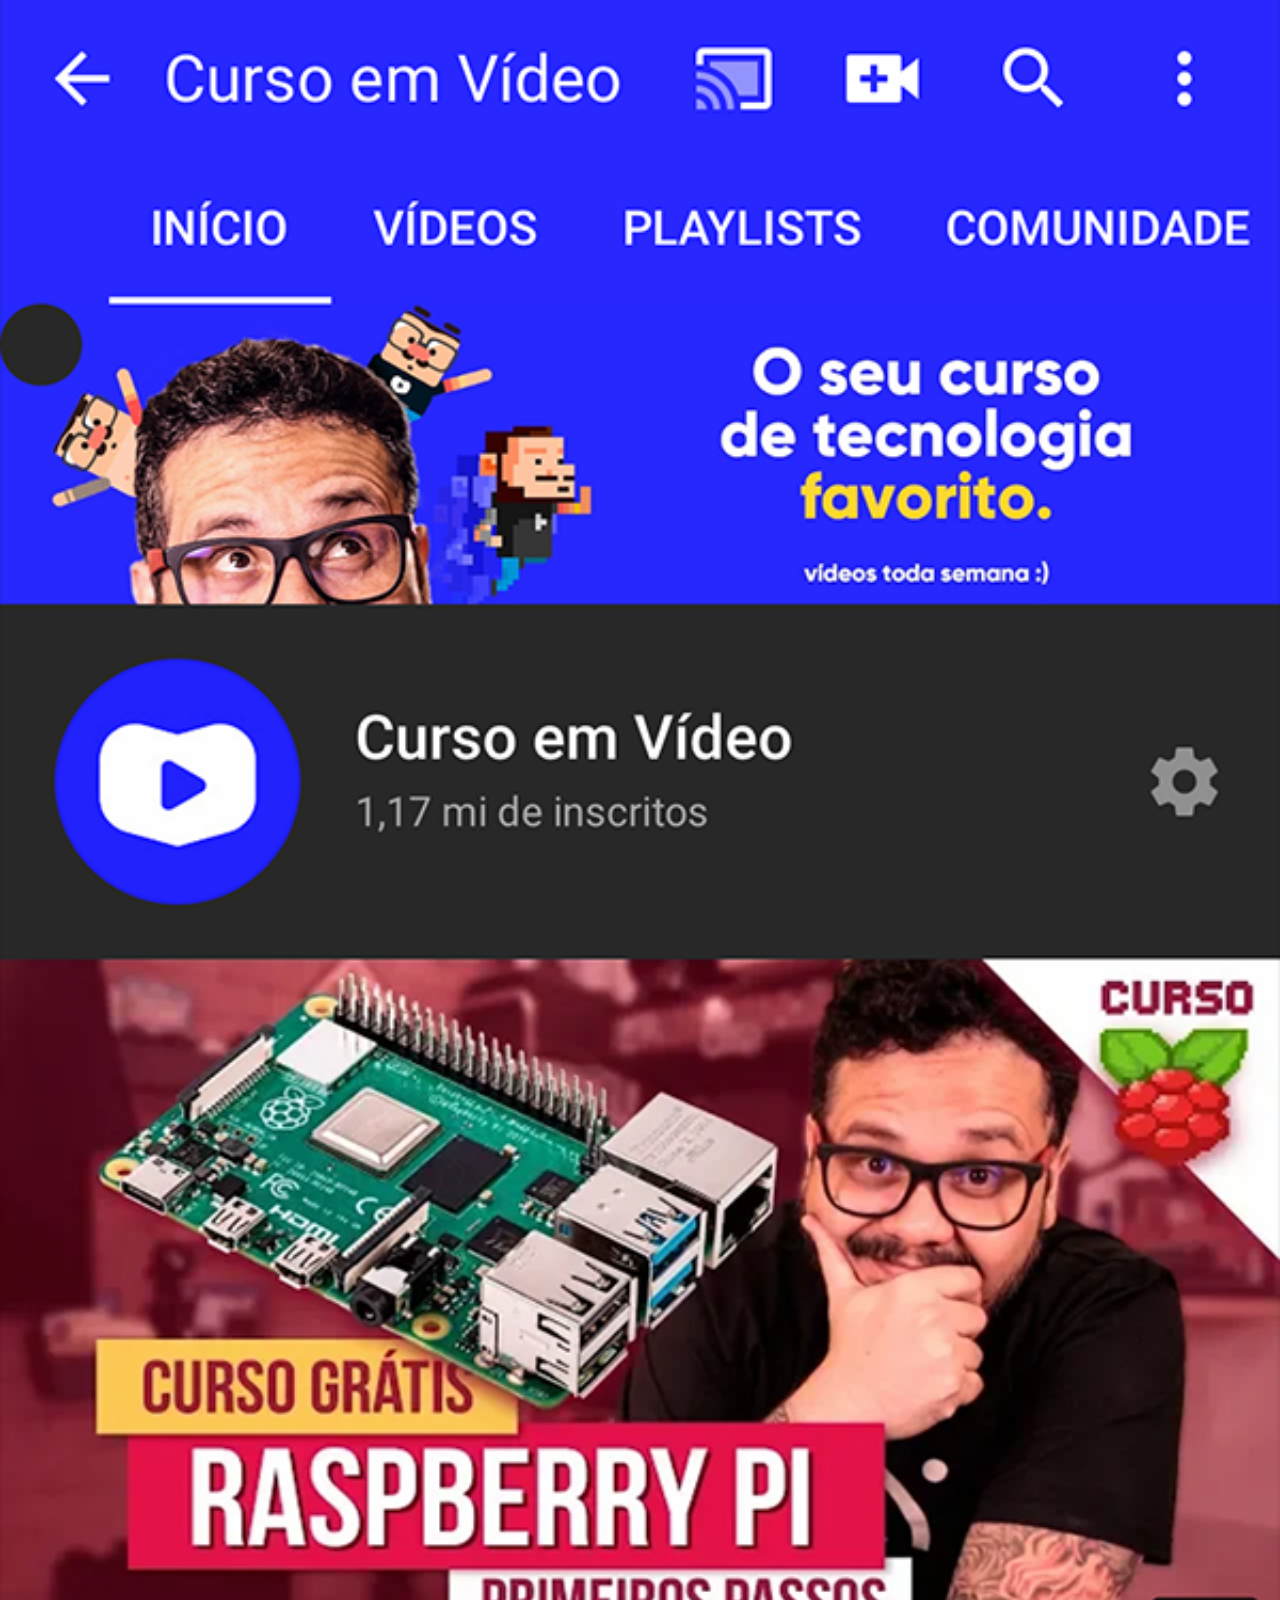
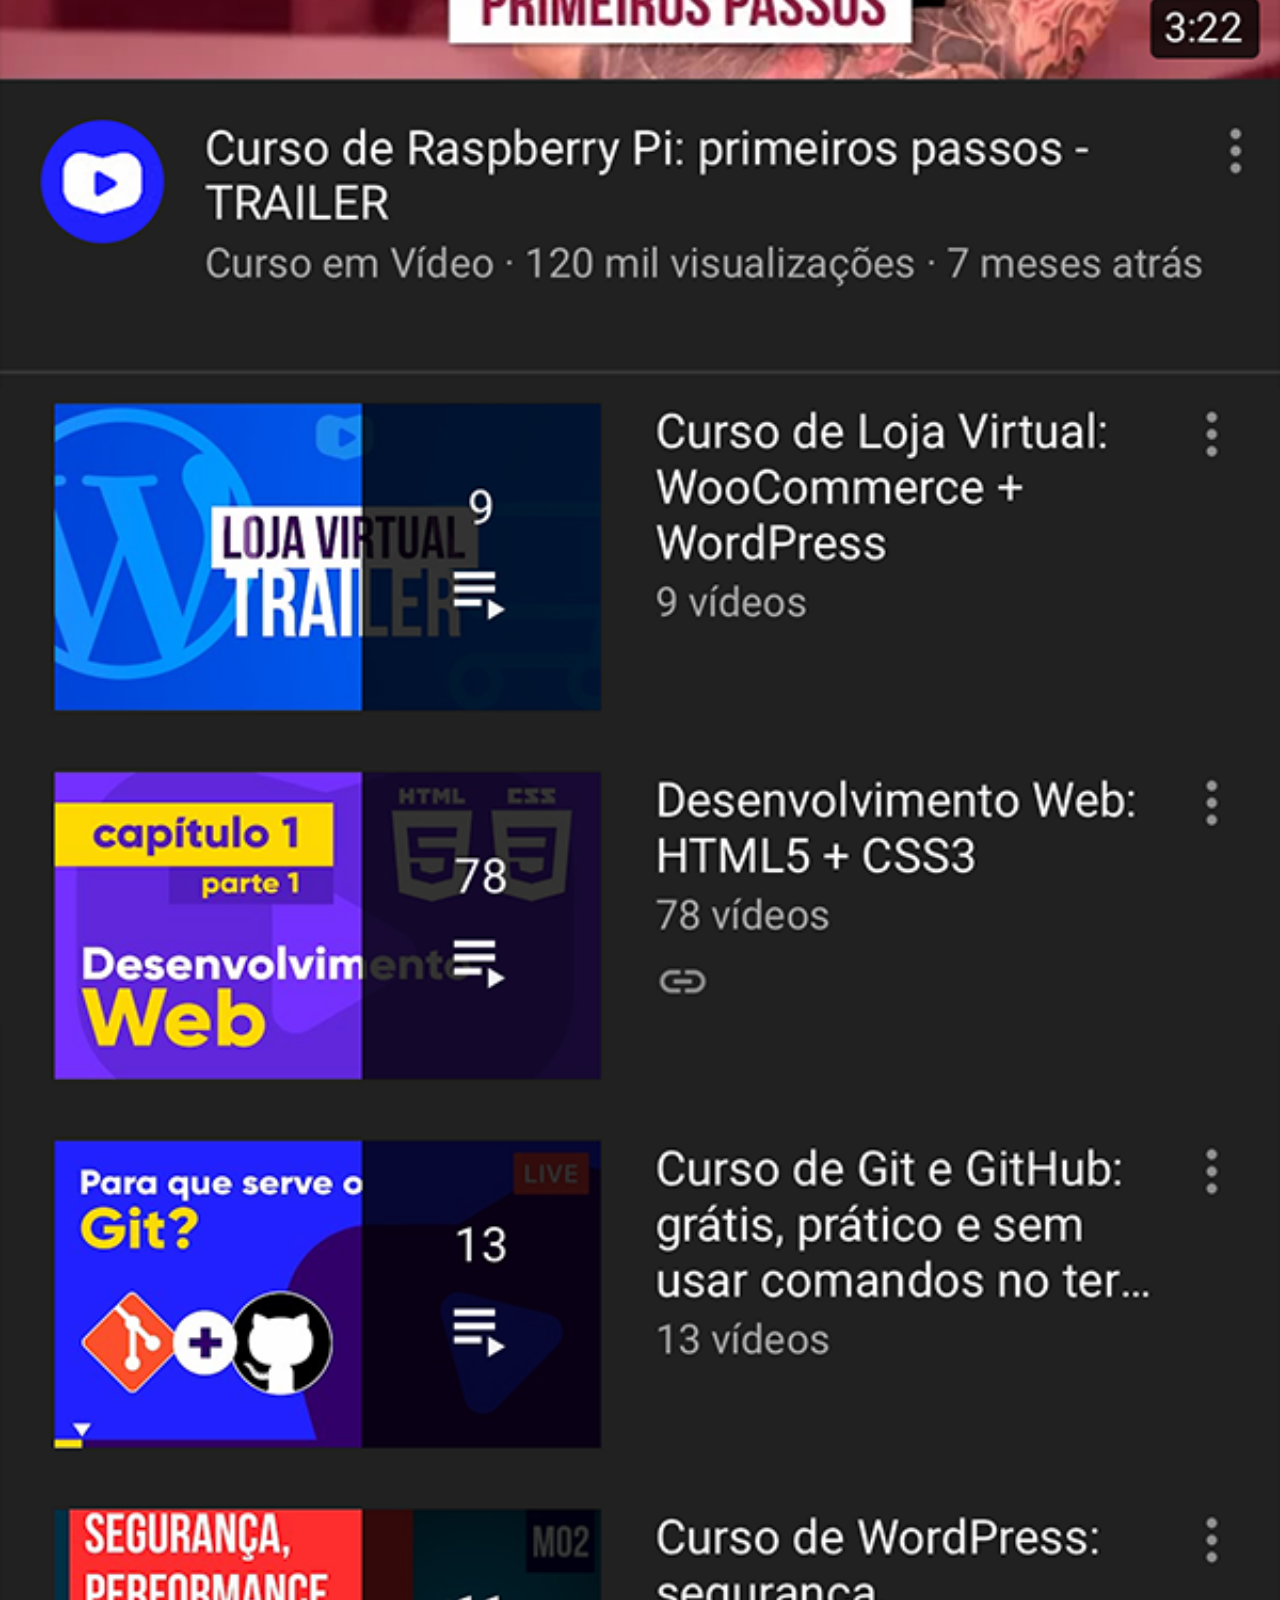
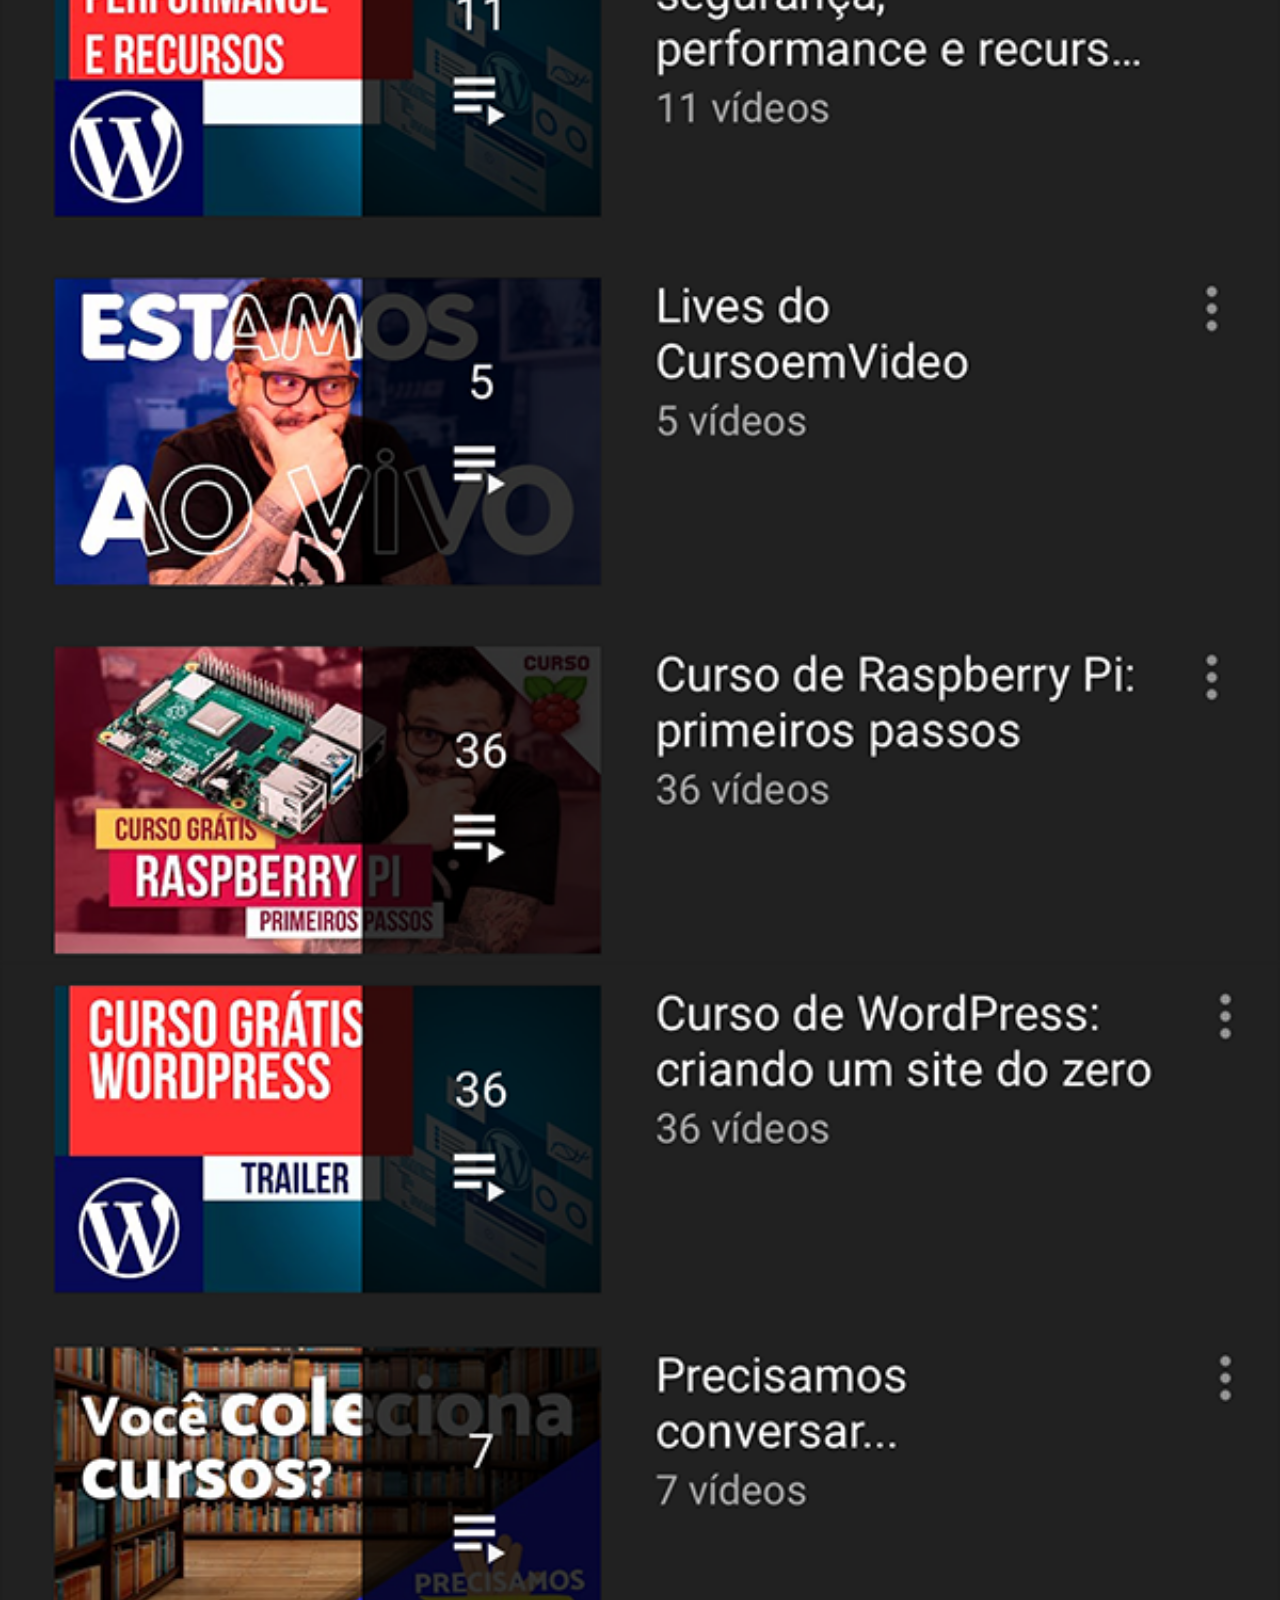
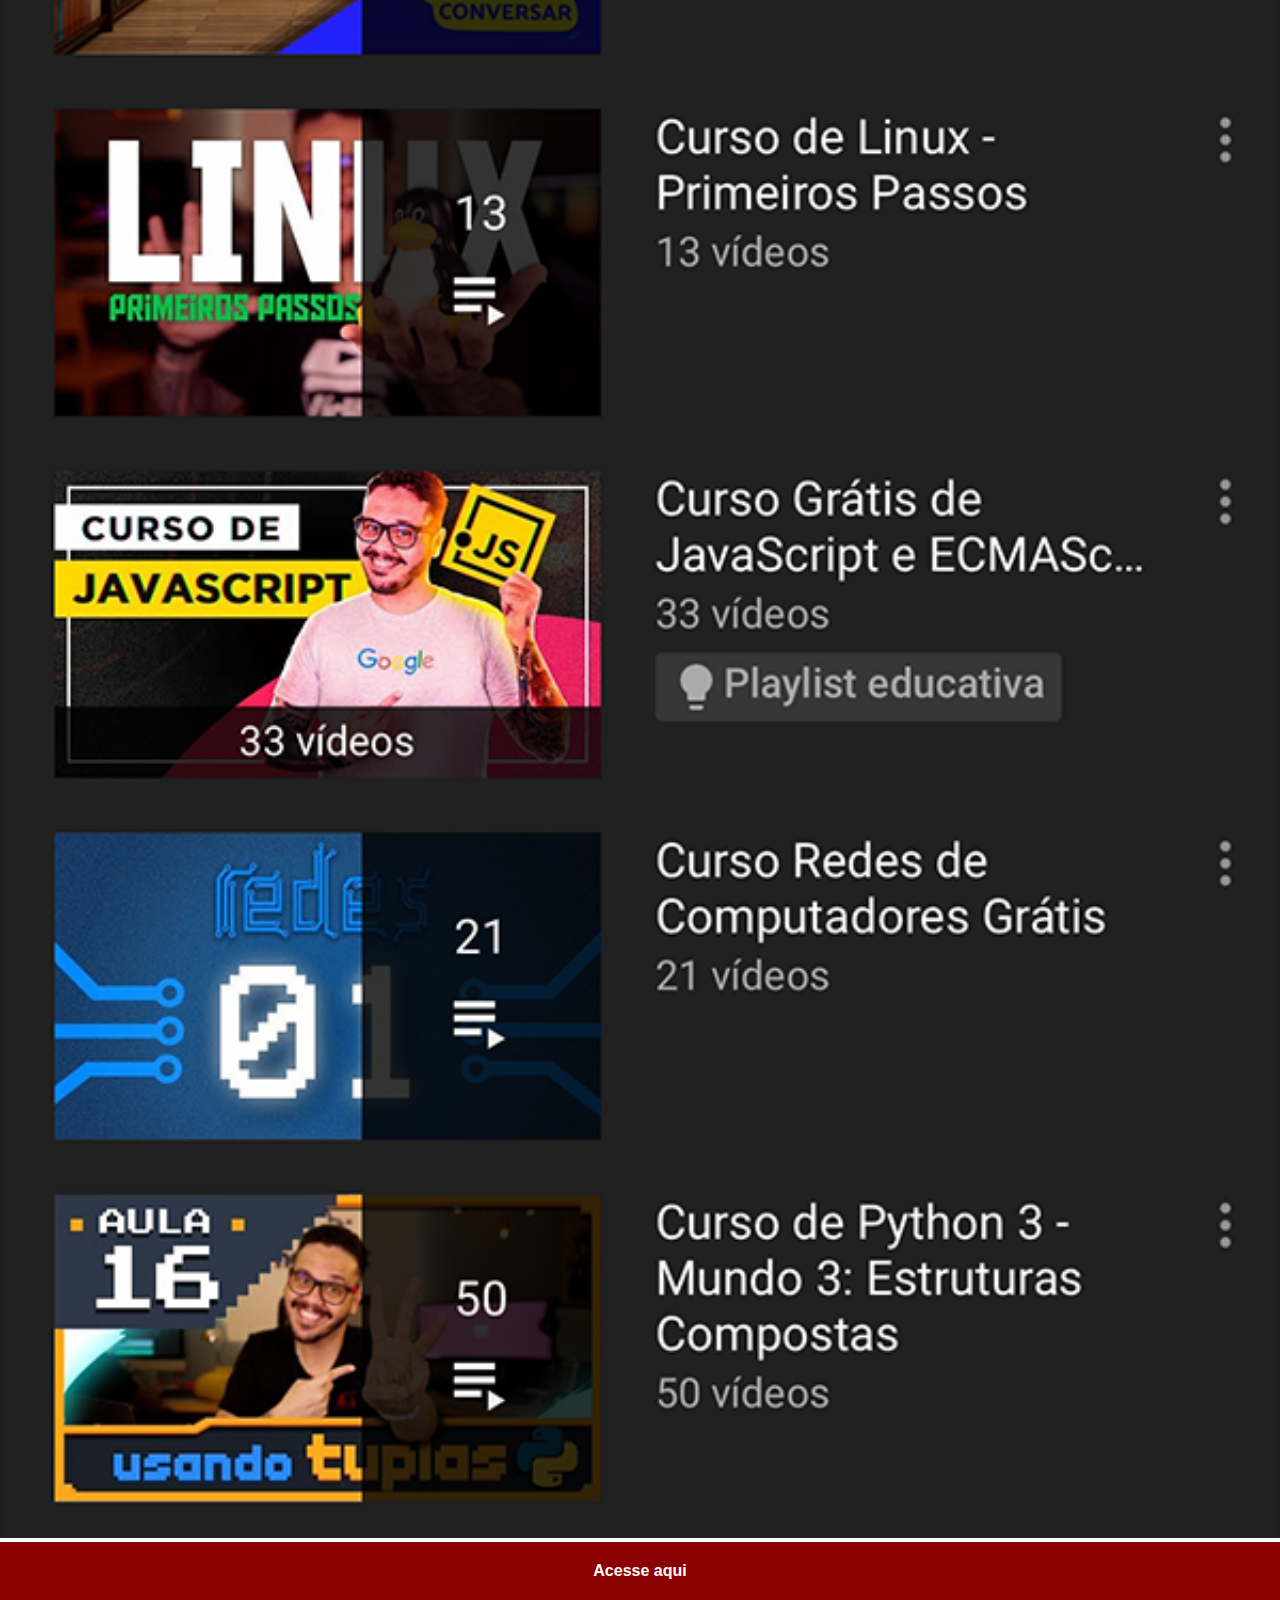
<file: youtube.html>
<!DOCTYPE html>
<html lang="pt-br">
<head>
  <meta charset="UTF-8">
  <meta http-equiv="X-UA-Compatible" content="IE=edge">
  <meta name="viewport" content="width=device-width, initial-scale=1.0">
  <title>Youtube</title>
  <link rel="stylesheet" href="estilos/redes.css">

</head>
<body>
  <img src="imagens/tela-youtube.png" alt="Tela youtube">
  <a href="https://www.youtube.com/c/CursoemVídeo/playlists" target="_blank">Acesse aqui</a>
</body>
</html>
</file>
<file: estilos/style.css>
*{
  padding: 0px;
  margin: 0px;
}
html, body{
  height: 100vh;
  width: 100vh;
  background-color: black;
}
body{
  
}
main{
  position: relative;
  height: 100vh;
  width: 100vw;
  background-image: url(../imagens/fundo-madeira.jpg);
  background-size: cover;
  
}
#celular{
  position: absolute;
  height: 627px;
  width: 311px;
  top: 50%;
  left: 50%;
  transform: translate(-50%, -50%);
  
  background:  url(../imagens/frame-iphone.png) no-repeat;
}
#tela{
  position: relative;
  top: 80px;
  left: 22px;
  height: 470px;
  width: 267px;
  
}
#redes{
  text-align: right;
}
#redes img{
  height: 50px;
  width: 50px;
  margin: 10px;
  border-radius: 50%;
  box-shadow: 3px 2px 5px black;
}
</file>
<file: estilos/redes.css>
*{
  margin: 0px;
  padding: 0px;
  font-family: Arial, Helvetica, sans-serif
}

::-webkit-scrollbar{
  width: 0px;
  height: 0px;
}

img{
  width: 100vw;
  background-color: black;
}

a{
  display: block;
  background-color: darkred;
  color: white;
  padding: 20px;
  text-align: center;
  text-decoration: none;
  
  font-weight: bolder;

}
</file>
